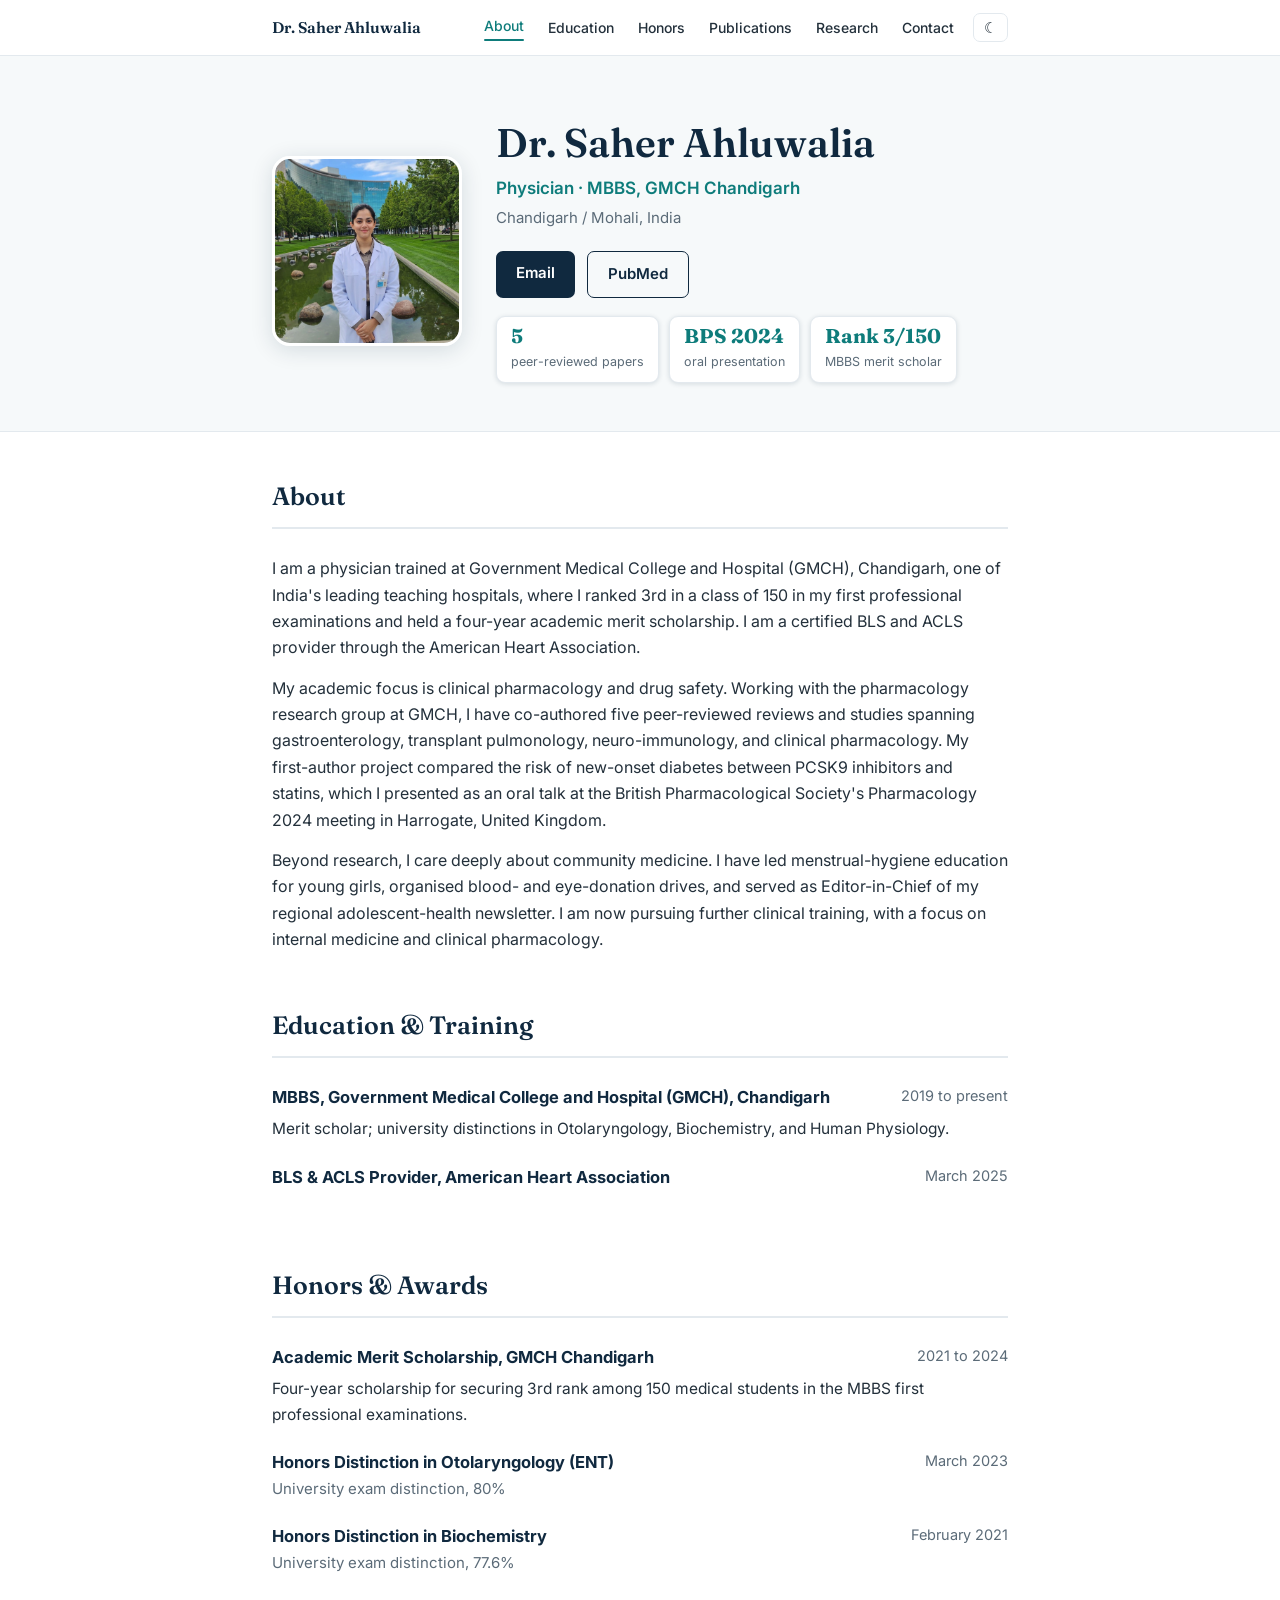
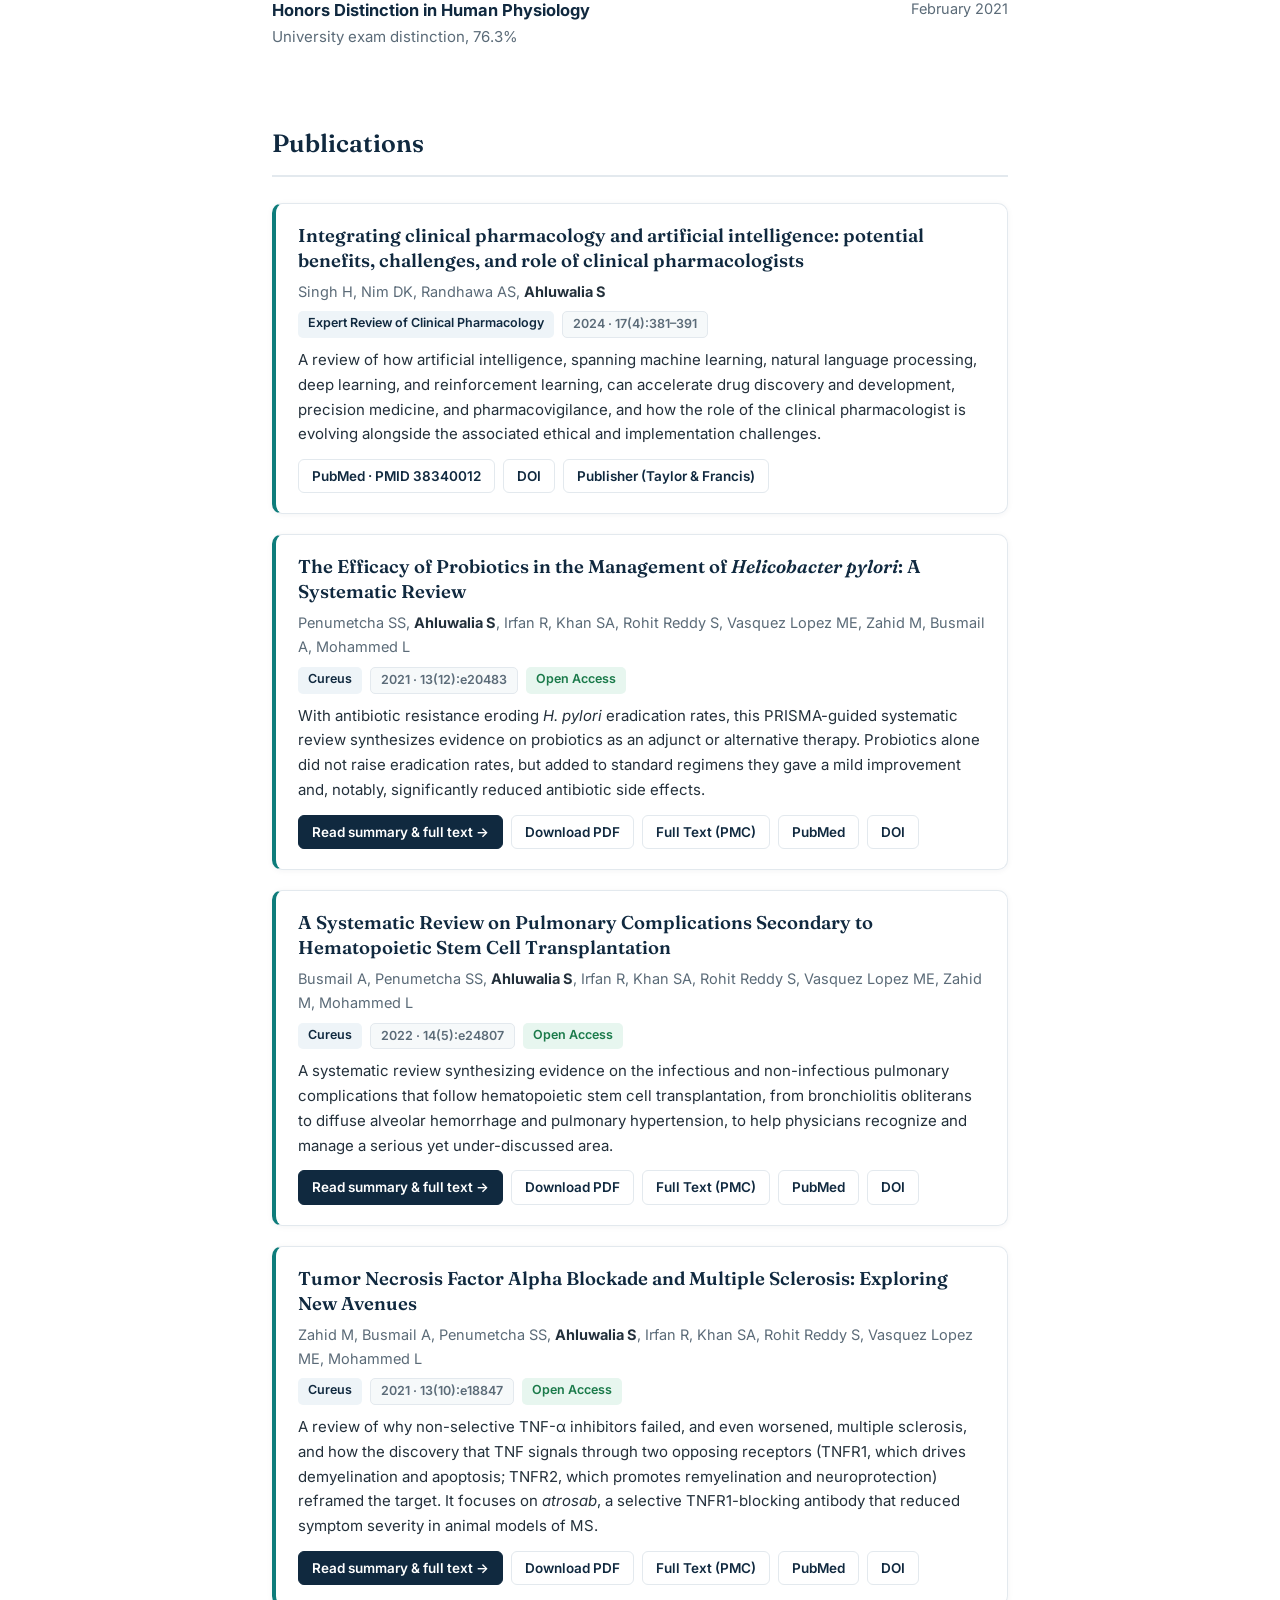
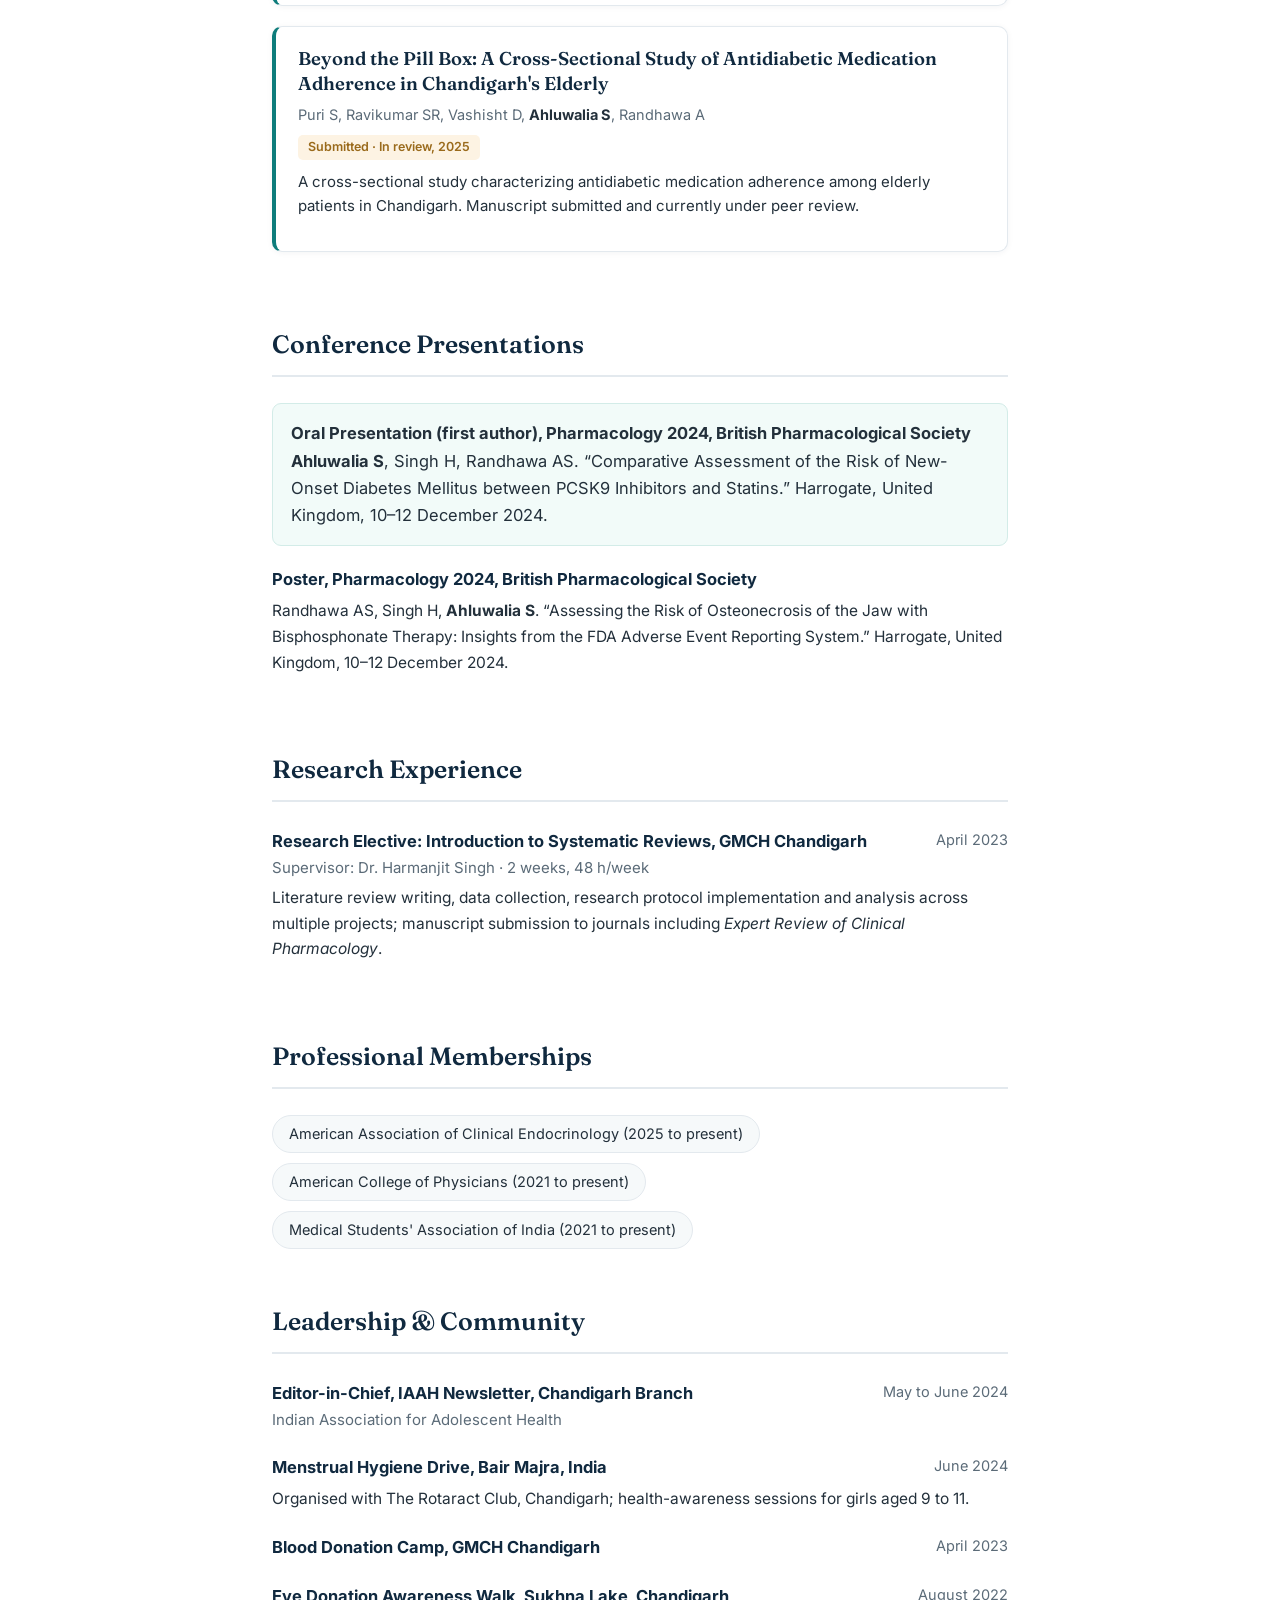
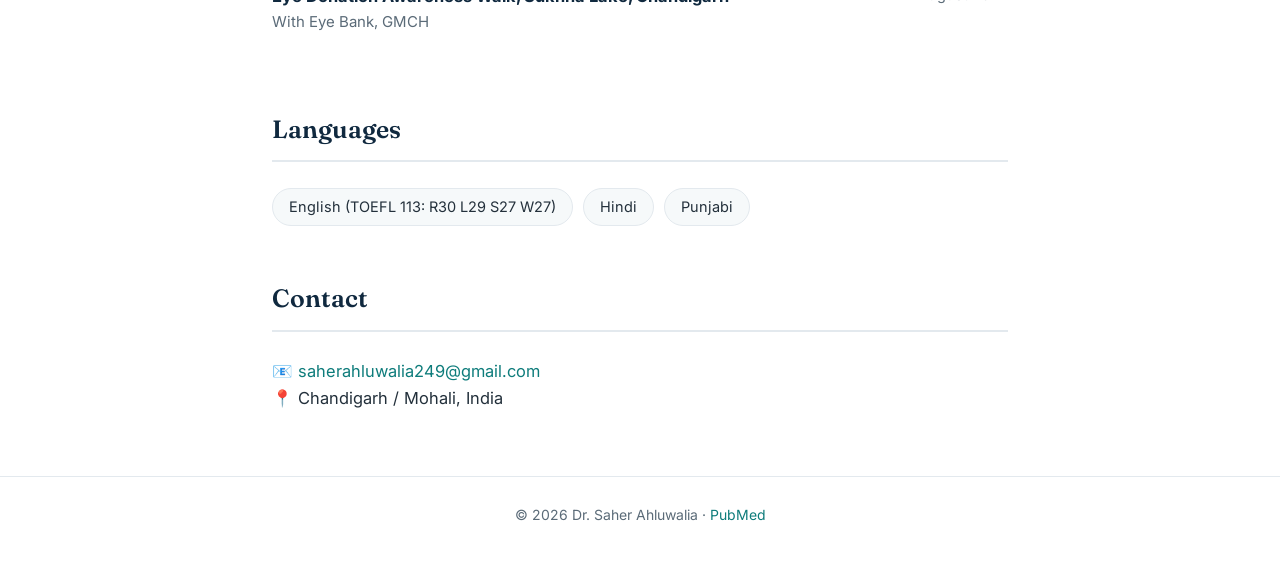
<file: index.html>
<!DOCTYPE html>
<html lang="en">
<head>
<meta charset="UTF-8">
<meta name="viewport" content="width=device-width, initial-scale=1.0">
<title>Dr. Saher Ahluwalia · Physician &amp; Clinical Researcher</title>
<meta name="description" content="Dr. Saher Ahluwalia, MBBS (GMCH Chandigarh): physician and clinical pharmacology researcher. Publications in Expert Review of Clinical Pharmacology and Cureus; oral presentation at British Pharmacological Society Pharmacology 2024.">
<meta property="og:title" content="Dr. Saher Ahluwalia · Physician &amp; Clinical Researcher">
<meta property="og:description" content="Physician (MBBS, GMCH Chandigarh) · Clinical pharmacology research: PCSK9 inhibitors and pharmacovigilance.">
<meta property="og:type" content="profile">
<meta property="og:url" content="https://dr-saher.com/">
<!-- ENH-v1 -->
<link rel="canonical" href="https://dr-saher.com/">
<meta name="theme-color" content="#10293f" media="(prefers-color-scheme: light)">
<meta name="theme-color" content="#0b1720" media="(prefers-color-scheme: dark)">
<meta name="author" content="Dr. Saher Ahluwalia">
<meta property="og:site_name" content="Dr. Saher Ahluwalia">
<meta property="og:image:width" content="1047">
<meta property="og:image:height" content="1048">
<meta property="og:locale" content="en_US">
<meta name="twitter:card" content="summary_large_image">
<meta name="twitter:title" content="Dr. Saher Ahluwalia · Physician &amp; Clinical Researcher">
<meta name="twitter:description" content="Physician (MBBS, GMCH Chandigarh) · Clinical pharmacology &amp; drug-safety research.">
<meta name="twitter:image" content="https://dr-saher.com/assets/dr-saher-cleveland-clinic-ohio-PHOTO-2025-08-25-20-39-27.jpg">
<meta property="og:image" content="https://dr-saher.com/assets/dr-saher-cleveland-clinic-ohio-PHOTO-2025-08-25-20-39-27.jpg">
<link rel="icon" href="assets/favicon.svg" type="image/svg+xml">
<link rel="alternate icon" href="/favicon.ico" sizes="48x48 32x32 16x16">
<link rel="preconnect" href="https://fonts.googleapis.com">
<link rel="preconnect" href="https://fonts.gstatic.com" crossorigin>
<link href="https://fonts.googleapis.com/css2?family=Fraunces:opsz,wght@9..144,500;9..144,600&family=Inter:wght@400;500;600&display=swap" rel="stylesheet">
<script type="application/ld+json">
{
  "@context": "https://schema.org",
  "@type": "Person",
  "name": "Saher Ahluwalia",
  "honorificPrefix": "Dr.",
  "honorificSuffix": "MBBS",
  "jobTitle": "Physician",
  "alumniOf": {
    "@type": "CollegeOrUniversity",
    "name": "Government Medical College and Hospital (GMCH), Chandigarh"
  },
  "email": "mailto:saherahluwalia249@gmail.com",
  "address": { "@type": "PostalAddress", "addressLocality": "Chandigarh", "addressCountry": "IN" },
  "url": "https://dr-saher.com/",
  "sameAs": ["https://pubmed.ncbi.nlm.nih.gov/?term=Ahluwalia+Saher"],
  "knowsLanguage": ["English", "Hindi", "Punjabi"]
}
</script>
<style>
  :root {
    --navy: #10293f;
    --teal: #0e7c7b;
    --ink: #23303b;
    --muted: #5b6b78;
    --line: #e3e9ee;
    --bg: #ffffff;
    --bg-soft: #f6f9fa;
  }
  * { margin: 0; padding: 0; box-sizing: border-box; }
  html { scroll-behavior: smooth; }
  body {
    font-family: "Inter", -apple-system, BlinkMacSystemFont, "Segoe UI", sans-serif;
    color: var(--ink); background: var(--bg);
    line-height: 1.65; font-size: 16.5px;
  }
  h1, h2, h3 { font-family: "Fraunces", Georgia, serif; color: var(--navy); font-weight: 600; }
  a { color: var(--teal); text-decoration: none; }
  a:hover { text-decoration: underline; }
  .wrap { max-width: 780px; margin: 0 auto; padding: 0 22px; }

  /* Sticky section nav */
  .site-nav { position: sticky; top: 0; z-index: 50; background: rgba(255,255,255,.93);
              backdrop-filter: blur(8px); -webkit-backdrop-filter: blur(8px);
              border-bottom: 1px solid var(--line); }
  .site-nav .wrap { display: flex; align-items: center; gap: 2px; overflow-x: auto;
                    scrollbar-width: none; }
  .site-nav .wrap::-webkit-scrollbar { display: none; }
  .site-nav .brand { font-family: "Fraunces", Georgia, serif; color: var(--navy);
                     font-weight: 600; font-size: 15.5px; padding: 14px 14px 14px 0;
                     margin-right: auto; white-space: nowrap; }
  .site-nav .brand:hover { color: var(--teal); text-decoration: none; }
  .site-nav a.nl { color: var(--ink); font-size: 14px; font-weight: 500;
                   padding: 14px 11px; white-space: nowrap; }
  .site-nav a.nl:hover { color: var(--teal); text-decoration: none; }
  section { scroll-margin-top: 58px; }

  /* Hero */
  header { background: var(--bg-soft); border-bottom: 1px solid var(--line); }
  .hero { display: flex; gap: 34px; align-items: center; padding: 64px 0 48px; flex-wrap: wrap; }
  .portrait { width: 190px; height: 190px; border-radius: 18px; object-fit: cover;
              border: 3px solid #fff; box-shadow: 0 4px 22px rgba(16,41,63,.14); }
  .monogram { width: 168px; height: 168px; border-radius: 50%;
              background: linear-gradient(135deg, var(--navy), var(--teal));
              color: #fff; display: none; align-items: center; justify-content: center;
              font-family: "Fraunces", Georgia, serif; font-size: 56px; font-weight: 600;
              box-shadow: 0 4px 22px rgba(16,41,63,.14); }
  .hero-text h1 { font-size: 40px; line-height: 1.15; }
  .hero-text .role { color: var(--teal); font-weight: 600; margin-top: 8px; font-size: 17px; }
  .hero-text .loc { color: var(--muted); margin-top: 4px; font-size: 15px; }
  .cta { margin-top: 20px; display: flex; gap: 12px; flex-wrap: wrap; }
  .btn { display: inline-block; padding: 10px 20px; border-radius: 7px; font-weight: 600; font-size: 15px; }
  .btn-primary { background: var(--navy); color: #fff; }
  .btn-primary:hover { background: var(--teal); text-decoration: none; }
  .btn-ghost { border: 1.5px solid var(--navy); color: var(--navy); }
  .btn-ghost:hover { border-color: var(--teal); color: var(--teal); text-decoration: none; }

  /* Sections */
  section { padding: 44px 0 8px; }
  section h2 { font-size: 25px; padding-bottom: 10px; border-bottom: 2px solid var(--line);
               margin-bottom: 26px; }
  .item { margin-bottom: 22px; }
  .item .head { display: flex; justify-content: space-between; gap: 16px; flex-wrap: wrap; }
  .item .head strong { color: var(--navy); font-size: 16.5px; }
  .item .when { color: var(--muted); font-size: 14.5px; white-space: nowrap; }
  .item .sub { color: var(--muted); font-size: 15px; }
  .item p { margin-top: 5px; font-size: 15.5px; }
  .about-lead p { font-size: 16px; margin-bottom: 14px; }
  .about-lead p:last-child { margin-bottom: 0; }

  /* Dedicated publication cards */
  .pub-card { border: 1px solid var(--line); border-left: 4px solid var(--teal);
              border-radius: 10px; padding: 20px 22px; margin-bottom: 20px;
              background: #fff; box-shadow: 0 1px 6px rgba(16,41,63,.05);
              transition: box-shadow .15s ease; }
  .pub-card:hover { box-shadow: 0 4px 16px rgba(16,41,63,.10); }
  .pub-card h3 { font-size: 18.5px; line-height: 1.35; margin-bottom: 6px; }
  .pub-card h3 a { color: var(--navy); }
  .pub-card h3 a:hover { color: var(--teal); text-decoration: none; }
  .pub-card .authors { font-size: 14.5px; color: var(--muted); margin-bottom: 8px; }
  .pub-card .authors strong { color: var(--ink); }
  .pub-card .badges { display: flex; flex-wrap: wrap; gap: 8px; margin-bottom: 10px; }
  .badge { font-size: 12.5px; font-weight: 600; border-radius: 5px; padding: 2px 10px; }
  .badge-journal { background: #eef4f8; color: var(--navy); }
  .badge-year { background: var(--bg-soft); color: var(--muted); border: 1px solid var(--line); }
  .badge-oa { background: #e7f6ef; color: #1a7a4a; }
  .badge-review { background: #fdf3e3; color: #9a6a1b; }
  .pub-card .summary { font-size: 15px; margin-bottom: 12px; }
  .pub-links { display: flex; flex-wrap: wrap; gap: 8px; }
  .pub-links a { font-size: 13.5px; font-weight: 600; border: 1.5px solid var(--line);
                 border-radius: 6px; padding: 5px 13px; color: var(--navy); }
  .pub-links a:hover { border-color: var(--teal); color: var(--teal); text-decoration: none; }
  .pub-links a.primary { background: var(--navy); color: #fff; border-color: var(--navy); }
  .pub-links a.primary:hover { background: var(--teal); border-color: var(--teal); color: #fff; }
  .tag { display: inline-block; background: var(--bg-soft); border: 1px solid var(--line);
         color: var(--muted); border-radius: 20px; padding: 1px 11px; font-size: 13px; margin-left: 6px; }
  .highlight { background: #f2fbf9; border: 1px solid #d3ece8; border-radius: 9px; padding: 16px 18px; margin-bottom: 20px; }

  .about-grid { display: flex; gap: 28px; align-items: flex-start; }
  .about-grid .about-lead { flex: 1 1 380px; }
  .about-grid figure { flex: 0 0 250px; margin: 0; }
  .about-grid figure img { width: 100%; border-radius: 10px; box-shadow: 0 4px 18px rgba(16,41,63,.14); }
  .about-grid figcaption { font-size: 13px; color: var(--muted); margin-top: 8px; text-align: center; }
  @media (max-width: 640px) { .about-grid { flex-direction: column; } .about-grid figure { flex-basis: auto; max-width: 320px; margin: 0 auto; } }

  .pills { display: flex; flex-wrap: wrap; gap: 10px; }
  .pill { background: var(--bg-soft); border: 1px solid var(--line); border-radius: 22px;
          padding: 6px 16px; font-size: 14.5px; color: var(--ink); }

  footer { margin-top: 56px; border-top: 1px solid var(--line); padding: 26px 0 40px;
           color: var(--muted); font-size: 14px; text-align: center; }

  @media (max-width: 560px) {
    .hero { padding: 44px 0 36px; gap: 22px; }
    .hero-text h1 { font-size: 31px; }
    .portrait, .monogram { width: 128px; height: 128px; }
  }
  @media print {
    .cta { display: none; }
    .site-nav { display: none; }
    header { background: #fff; }
    body { font-size: 12.5px; }
  }

/* ===== ENH-v1 enhancements ===== */
:root { --shadow: rgba(16,41,63,.14); --card: #fff; }
html[data-theme="dark"] {
  --navy:#8fd3ff; --teal:#4fd6c9; --ink:#dbe6ee; --muted:#93a6b3;
  --line:#22333f; --bg:#0b1720; --bg-soft:#111f2b; --shadow: rgba(0,0,0,.5); --card:#111f2b;
}
html[data-theme="dark"] .badge-journal{background:#16283a;color:#8fd3ff;}
html[data-theme="dark"] .badge-oa{background:#12301f;color:#5fd39a;}
html[data-theme="dark"] .badge-review{background:#33260f;color:#e2b061;}
html[data-theme="dark"] .highlight{background:#10241f;border-color:#1d4038;}
html[data-theme="dark"] img.portrait{border-color:#1b2c39;}
:root{color-scheme:light;}
html[data-theme="dark"]{color-scheme:dark;}
html[data-theme="dark"] .site-nav{background:rgba(11,23,32,.92);}
html[data-theme="dark"] .pub-card{background:var(--card);box-shadow:0 1px 6px rgba(0,0,0,.35);}
html[data-theme="dark"] .btn-primary,html[data-theme="dark"] .btn-primary:hover,
html[data-theme="dark"] .pub-links a.primary,html[data-theme="dark"] .pub-links a.primary:hover,
html[data-theme="dark"] .monogram,html[data-theme="dark"] #toTop,html[data-theme="dark"] .skip{color:#0b1720;}
body{transition:background .25s ease,color .25s ease;}
a:focus-visible,button:focus-visible,.btn:focus-visible,.pub-links a:focus-visible{
  outline:3px solid var(--teal); outline-offset:3px; border-radius:5px;}
.skip{position:absolute;left:-999px;top:0;background:var(--navy);color:#fff;
  padding:10px 16px;border-radius:0 0 8px 0;z-index:100;font-weight:600;}
.skip:focus{left:0;text-decoration:none;}
.site-nav a.nl.active{color:var(--teal);}
.site-nav a.nl.active::after{content:"";display:block;height:2px;background:var(--teal);
  margin-top:2px;border-radius:2px;}
#themeBtn{background:none;border:1.5px solid var(--line);color:var(--ink);cursor:pointer;
  font-size:15px;border-radius:7px;padding:6px 10px;margin-left:6px;line-height:1;}
#themeBtn:hover{border-color:var(--teal);color:var(--teal);}
.stats{display:flex;flex-wrap:wrap;gap:10px;margin-top:18px;}
.stat{background:var(--card);border:1px solid var(--line);border-radius:9px;
  padding:8px 14px;box-shadow:0 1px 5px var(--shadow);}
.stat b{color:var(--teal);font-family:"Fraunces",Georgia,serif;font-size:20px;display:block;line-height:1.1;}
.stat span{color:var(--muted);font-size:12.5px;}
.reveal{opacity:0;transform:translateY(14px);transition:opacity .5s ease,transform .5s ease;}
.reveal.in{opacity:1;transform:none;}
#toTop{position:fixed;right:18px;bottom:18px;width:42px;height:42px;border-radius:50%;
  background:var(--navy);color:#fff;border:none;cursor:pointer;font-size:20px;
  box-shadow:0 3px 14px var(--shadow);opacity:0;pointer-events:none;transition:opacity .25s ease;z-index:60;}
#toTop.show{opacity:.92;pointer-events:auto;} #toTop:hover{background:var(--teal);}
@media (prefers-reduced-motion: reduce){.reveal{opacity:1;transform:none;transition:none;} html{scroll-behavior:auto;}}
@media print{#toTop,#themeBtn,.skip{display:none;}}

</style>
</head>
<body>
<a class="skip" href="#about">Skip to content</a>

<nav class="site-nav" aria-label="Section navigation">
  <div class="wrap">
    <a class="brand" href="#top">Dr. Saher Ahluwalia</a>
    <a class="nl" href="#about">About</a>
    <a class="nl" href="#education">Education</a>
    <a class="nl" href="#honors">Honors</a>
    <a class="nl" href="#publications">Publications</a>
    <a class="nl" href="#research">Research</a>
    <a class="nl" href="#contact">Contact</a>
    <button id="themeBtn" type="button" aria-label="Toggle dark mode">☾</button>
  </div>
</nav>

<header id="top">
  <div class="wrap">
    <div class="hero">
      <img class="portrait" src="assets/dr-saher-cleveland-clinic-ohio-PHOTO-2025-08-25-20-39-27.jpg" alt="Dr. Saher Ahluwalia at the Cleveland Clinic main campus, Cleveland, Ohio"
           onerror="this.style.display='none'; document.getElementById('mono').style.display='flex';">
      <div class="monogram" id="mono">SA</div>
      <div class="hero-text">
        <h1>Dr. Saher Ahluwalia</h1>
        <div class="role">Physician · MBBS, GMCH Chandigarh</div>
        <div class="loc">Chandigarh / Mohali, India</div>
        <div class="cta">
          <a class="btn btn-primary" href="mailto:saherahluwalia249@gmail.com">Email</a>
          <a class="btn btn-ghost" href="https://pubmed.ncbi.nlm.nih.gov/?term=Ahluwalia+Saher">PubMed</a>
        </div>
        <div class="stats reveal">
          <div class="stat"><b>5</b><span>peer-reviewed papers</span></div>
          <div class="stat"><b>BPS 2024</b><span>oral presentation</span></div>
          <div class="stat"><b>Rank 3/150</b><span>MBBS merit scholar</span></div>
        </div>
      </div>
    </div>
  </div>
</header>

<main class="wrap">

  <section id="about" class="reveal">
    <h2>About</h2>
    <div class="about-grid">
      <div class="about-lead">
        <p>I am a physician trained at Government Medical College and Hospital (GMCH), Chandigarh, one of
        India's leading teaching hospitals, where I ranked 3rd in a class of 150 in my first professional
        examinations and held a four-year academic merit scholarship. I am a certified BLS and ACLS
        provider through the American Heart Association.</p>
        <p>My academic focus is clinical pharmacology and drug safety. Working with the pharmacology
        research group at GMCH, I have co-authored five peer-reviewed reviews and studies spanning
        gastroenterology, transplant pulmonology, neuro-immunology, and clinical pharmacology. My first-author project compared the risk of new-onset
        diabetes between PCSK9 inhibitors and statins, which I presented as an oral talk at the British
        Pharmacological Society's Pharmacology 2024 meeting in Harrogate, United Kingdom.</p>
        <p>Beyond research, I care deeply about community medicine. I have led menstrual-hygiene education
        for young girls, organised blood- and eye-donation drives, and served as Editor-in-Chief of my
        regional adolescent-health newsletter. I am now pursuing further clinical training, with a focus on
        internal medicine and clinical pharmacology.</p>
      </div>
    </div>
  </section>

  <section id="education" class="reveal">
    <h2>Education &amp; Training</h2>
    <div class="item">
      <div class="head"><strong>MBBS, Government Medical College and Hospital (GMCH), Chandigarh</strong><span class="when">2019 to present</span></div>
      <p>Merit scholar; university distinctions in Otolaryngology, Biochemistry, and Human Physiology.</p>
    </div>
    <div class="item">
      <div class="head"><strong>BLS &amp; ACLS Provider, American Heart Association</strong><span class="when">March 2025</span></div>
    </div>
  </section>

  <section id="honors" class="reveal">
    <h2>Honors &amp; Awards</h2>
    <div class="item">
      <div class="head"><strong>Academic Merit Scholarship, GMCH Chandigarh</strong><span class="when">2021 to 2024</span></div>
      <p>Four-year scholarship for securing 3rd rank among 150 medical students in the MBBS first professional examinations.</p>
    </div>
    <div class="item">
      <div class="head"><strong>Honors Distinction in Otolaryngology (ENT)</strong><span class="when">March 2023</span></div>
      <div class="sub">University exam distinction, 80%</div>
    </div>
    <div class="item">
      <div class="head"><strong>Honors Distinction in Biochemistry</strong><span class="when">February 2021</span></div>
      <div class="sub">University exam distinction, 77.6%</div>
    </div>
    <div class="item">
      <div class="head"><strong>Honors Distinction in Human Physiology</strong><span class="when">February 2021</span></div>
      <div class="sub">University exam distinction, 76.3%</div>
    </div>
  </section>

  <section id="publications" class="reveal">
    <h2>Publications</h2>

    <article class="pub-card">
      <h3><a href="https://pubmed.ncbi.nlm.nih.gov/38340012/">Integrating clinical pharmacology and artificial intelligence: potential benefits, challenges, and role of clinical pharmacologists</a></h3>
      <div class="authors">Singh H, Nim DK, Randhawa AS, <strong>Ahluwalia S</strong></div>
      <div class="badges">
        <span class="badge badge-journal">Expert Review of Clinical Pharmacology</span>
        <span class="badge badge-year">2024 · 17(4):381&ndash;391</span>
      </div>
      <p class="summary">A review of how artificial intelligence, spanning machine learning, natural
        language processing, deep learning, and reinforcement learning, can accelerate drug discovery and
        development, precision medicine, and pharmacovigilance, and how the role of the clinical
        pharmacologist is evolving alongside the associated ethical and implementation challenges.</p>
      <div class="pub-links">
        <a href="https://pubmed.ncbi.nlm.nih.gov/38340012/">PubMed · PMID 38340012</a>
        <a href="https://doi.org/10.1080/17512433.2024.2317963">DOI</a>
        <a href="https://www.tandfonline.com/doi/10.1080/17512433.2024.2317963">Publisher (Taylor &amp; Francis)</a>
      </div>
    </article>

    <article class="pub-card">
      <h3><a href="publications/probiotics-helicobacter-pylori.html">The Efficacy of Probiotics in the Management of <em>Helicobacter pylori</em>: A Systematic Review</a></h3>
      <div class="authors">Penumetcha SS, <strong>Ahluwalia S</strong>, Irfan R, Khan SA, Rohit Reddy S, Vasquez Lopez ME, Zahid M, Busmail A, Mohammed L</div>
      <div class="badges">
        <span class="badge badge-journal">Cureus</span>
        <span class="badge badge-year">2021 · 13(12):e20483</span>
        <span class="badge badge-oa">Open Access</span>
      </div>
      <p class="summary">With antibiotic resistance eroding <em>H. pylori</em> eradication rates, this
        PRISMA-guided systematic review synthesizes evidence on probiotics as an adjunct or alternative
        therapy. Probiotics alone did not raise eradication rates, but added to standard regimens they gave
        a mild improvement and, notably, significantly reduced antibiotic side effects.</p>
      <div class="pub-links">
        <a class="primary" href="publications/probiotics-helicobacter-pylori.html">Read summary &amp; full text &rarr;</a>
        <a href="assets/papers/probiotics-h-pylori-cureus-2021.pdf">Download PDF</a>
        <a href="https://www.ncbi.nlm.nih.gov/pmc/articles/PMC8760009/">Full Text (PMC)</a>
        <a href="https://pubmed.ncbi.nlm.nih.gov/35047301/">PubMed</a>
        <a href="https://doi.org/10.7759/cureus.20483">DOI</a>
      </div>
    </article>

    <article class="pub-card">
      <h3><a href="publications/pulmonary-complications-hsct.html">A Systematic Review on Pulmonary Complications Secondary to Hematopoietic Stem Cell Transplantation</a></h3>
      <div class="authors">Busmail A, Penumetcha SS, <strong>Ahluwalia S</strong>, Irfan R, Khan SA, Rohit Reddy S, Vasquez Lopez ME, Zahid M, Mohammed L</div>
      <div class="badges">
        <span class="badge badge-journal">Cureus</span>
        <span class="badge badge-year">2022 · 14(5):e24807</span>
        <span class="badge badge-oa">Open Access</span>
      </div>
      <p class="summary">A systematic review synthesizing evidence on the infectious and non-infectious
        pulmonary complications that follow hematopoietic stem cell transplantation, from bronchiolitis
        obliterans to diffuse alveolar hemorrhage and pulmonary hypertension, to help physicians recognize
        and manage a serious yet under-discussed area.</p>
      <div class="pub-links">
        <a class="primary" href="publications/pulmonary-complications-hsct.html">Read summary &amp; full text &rarr;</a>
        <a href="assets/papers/pulmonary-complications-hsct-cureus-2022.pdf">Download PDF</a>
        <a href="https://www.ncbi.nlm.nih.gov/pmc/articles/PMC9170423/">Full Text (PMC)</a>
        <a href="https://pubmed.ncbi.nlm.nih.gov/35686267/">PubMed</a>
        <a href="https://doi.org/10.7759/cureus.24807">DOI</a>
      </div>
    </article>

    <article class="pub-card">
      <h3><a href="publications/tnf-alpha-multiple-sclerosis.html">Tumor Necrosis Factor Alpha Blockade and Multiple Sclerosis: Exploring New Avenues</a></h3>
      <div class="authors">Zahid M, Busmail A, Penumetcha SS, <strong>Ahluwalia S</strong>, Irfan R, Khan SA, Rohit Reddy S, Vasquez Lopez ME, Mohammed L</div>
      <div class="badges">
        <span class="badge badge-journal">Cureus</span>
        <span class="badge badge-year">2021 · 13(10):e18847</span>
        <span class="badge badge-oa">Open Access</span>
      </div>
      <p class="summary">A review of why non-selective TNF-&alpha; inhibitors failed, and even worsened,
        multiple sclerosis, and how the discovery that TNF signals through two opposing receptors (TNFR1,
        which drives demyelination and apoptosis; TNFR2, which promotes remyelination and neuroprotection)
        reframed the target. It focuses on <em>atrosab</em>, a selective TNFR1-blocking antibody that
        reduced symptom severity in animal models of MS.</p>
      <div class="pub-links">
        <a class="primary" href="publications/tnf-alpha-multiple-sclerosis.html">Read summary &amp; full text &rarr;</a>
        <a href="assets/papers/tnf-alpha-ms-cureus-2021.pdf">Download PDF</a>
        <a href="https://www.ncbi.nlm.nih.gov/pmc/articles/PMC8597935/">Full Text (PMC)</a>
        <a href="https://pubmed.ncbi.nlm.nih.gov/34804701/">PubMed</a>
        <a href="https://doi.org/10.7759/cureus.18847">DOI</a>
      </div>
    </article>

    <article class="pub-card">
      <h3>Beyond the Pill Box: A Cross-Sectional Study of Antidiabetic Medication Adherence in Chandigarh's Elderly</h3>
      <div class="authors">Puri S, Ravikumar SR, Vashisht D, <strong>Ahluwalia S</strong>, Randhawa A</div>
      <div class="badges">
        <span class="badge badge-review">Submitted · In review, 2025</span>
      </div>
      <p class="summary">A cross-sectional study characterizing antidiabetic medication adherence among
        elderly patients in Chandigarh. Manuscript submitted and currently under peer review.</p>
    </article>

  </section>

  <section id="presentations" class="reveal">
    <h2>Conference Presentations</h2>
    <div class="highlight">
      <div class="head"><strong>Oral Presentation (first author), Pharmacology 2024, British Pharmacological Society</strong></div>
      <p><strong>Ahluwalia S</strong>, Singh H, Randhawa AS. &ldquo;Comparative Assessment of the Risk of
      New-Onset Diabetes Mellitus between PCSK9 Inhibitors and Statins.&rdquo; Harrogate, United Kingdom,
      10&ndash;12 December 2024.</p>
    </div>
    <div class="item">
      <div class="head"><strong>Poster, Pharmacology 2024, British Pharmacological Society</strong></div>
      <p>Randhawa AS, Singh H, <strong>Ahluwalia S</strong>. &ldquo;Assessing the Risk of Osteonecrosis of
      the Jaw with Bisphosphonate Therapy: Insights from the FDA Adverse Event Reporting System.&rdquo;
      Harrogate, United Kingdom, 10&ndash;12 December 2024.</p>
    </div>
  </section>

  <section id="research" class="reveal">
    <h2>Research Experience</h2>
    <div class="item">
      <div class="head"><strong>Research Elective: Introduction to Systematic Reviews, GMCH Chandigarh</strong><span class="when">April 2023</span></div>
      <div class="sub">Supervisor: Dr. Harmanjit Singh · 2 weeks, 48 h/week</div>
      <p>Literature review writing, data collection, research protocol implementation and analysis across
      multiple projects; manuscript submission to journals including <em>Expert Review of Clinical
      Pharmacology</em>.</p>
    </div>
  </section>

  <section id="memberships" class="reveal">
    <h2>Professional Memberships</h2>
    <div class="pills">
      <span class="pill">American Association of Clinical Endocrinology (2025 to present)</span>
      <span class="pill">American College of Physicians (2021 to present)</span>
      <span class="pill">Medical Students' Association of India (2021 to present)</span>
    </div>
  </section>

  <section id="leadership" class="reveal">
    <h2>Leadership &amp; Community</h2>
    <div class="item">
      <div class="head"><strong>Editor-in-Chief, IAAH Newsletter, Chandigarh Branch</strong><span class="when">May to June 2024</span></div>
      <div class="sub">Indian Association for Adolescent Health</div>
    </div>
    <div class="item">
      <div class="head"><strong>Menstrual Hygiene Drive, Bair Majra, India</strong><span class="when">June 2024</span></div>
      <p>Organised with The Rotaract Club, Chandigarh; health-awareness sessions for girls aged 9 to 11.</p>
    </div>
    <div class="item">
      <div class="head"><strong>Blood Donation Camp, GMCH Chandigarh</strong><span class="when">April 2023</span></div>
    </div>
    <div class="item">
      <div class="head"><strong>Eye Donation Awareness Walk, Sukhna Lake, Chandigarh</strong><span class="when">August 2022</span></div>
      <div class="sub">With Eye Bank, GMCH</div>
    </div>
  </section>

  <section id="languages" class="reveal">
    <h2>Languages</h2>
    <div class="pills">
      <span class="pill">English (TOEFL 113: R30 L29 S27 W27)</span>
      <span class="pill">Hindi</span>
      <span class="pill">Punjabi</span>
    </div>
  </section>

  <section id="contact" class="reveal">
    <h2>Contact</h2>
    <p>📧 <a href="mailto:saherahluwalia249@gmail.com">saherahluwalia249@gmail.com</a><br>
    📍 Chandigarh / Mohali, India</p>
  </section>

</main>

<footer>
  © 2026 Dr. Saher Ahluwalia ·
  <a href="https://pubmed.ncbi.nlm.nih.gov/?term=Ahluwalia+Saher">PubMed</a>
</footer>


<!-- ENH-v1 -->
<button id="toTop" aria-label="Back to top" title="Back to top">&uarr;</button>
<script>
(function(){
  // theme: saved -> system
  var root=document.documentElement, KEY="drsaher-theme";
  function setT(t){ if(t==="dark"||t==="light"){root.setAttribute("data-theme",t);} else {root.removeAttribute("data-theme");} var b=document.getElementById("themeBtn"); if(b){var d=(t==="dark")||(t==null&&matchMedia("(prefers-color-scheme:dark)").matches); b.textContent=d?"\u2600\uFE0F":"\u1F319"; b.textContent=d?"\u2600":"\u263E"; b.setAttribute("aria-label",d?"Switch to light mode":"Switch to dark mode");} }
  try{ var s0=localStorage.getItem(KEY); setT(s0 || (matchMedia("(prefers-color-scheme:dark)").matches ? "dark" : null)); }catch(e){ setT(null); }
  var tb=document.getElementById("themeBtn");
  if(tb){ tb.addEventListener("click",function(){ var cur=root.getAttribute("data-theme"); var sysDark=matchMedia("(prefers-color-scheme:dark)").matches; var next = cur? (cur==="dark"?"light":"dark") : (sysDark?"light":"dark"); try{localStorage.setItem(KEY,next);}catch(e){} setT(next); }); }
  // scrollspy
  var links=[].slice.call(document.querySelectorAll(".site-nav a.nl"));
  var map={}; links.forEach(function(a){var id=a.getAttribute("href").slice(1); var s=document.getElementById(id); if(s)map[id]=a;});
  var secs=Object.keys(map).map(function(id){return document.getElementById(id);});
  if("IntersectionObserver" in window){
    var spy=new IntersectionObserver(function(es){es.forEach(function(en){ if(en.isIntersecting){ links.forEach(function(a){a.classList.remove("active");a.removeAttribute("aria-current");}); var a=map[en.target.id]; if(a){a.classList.add("active");a.setAttribute("aria-current","true");}}});},{rootMargin:"-45% 0px -50% 0px"});
    secs.forEach(function(s){spy.observe(s);});
    // reveal
    var rev=new IntersectionObserver(function(es){es.forEach(function(en){if(en.isIntersecting){en.target.classList.add("in");rev.unobserve(en.target);}});},{rootMargin:"0px 0px -8% 0px"});
    [].slice.call(document.querySelectorAll(".reveal")).forEach(function(el){rev.observe(el);});
  } else { [].slice.call(document.querySelectorAll(".reveal")).forEach(function(el){el.classList.add("in");}); }
  // back to top
  var tt=document.getElementById("toTop");
  addEventListener("scroll",function(){ if(scrollY>420){tt.classList.add("show");}else{tt.classList.remove("show");} },{passive:true});
  tt.addEventListener("click",function(){scrollTo({top:0,behavior:"smooth"});});
})();
</script>

</body>
</html>
</file>
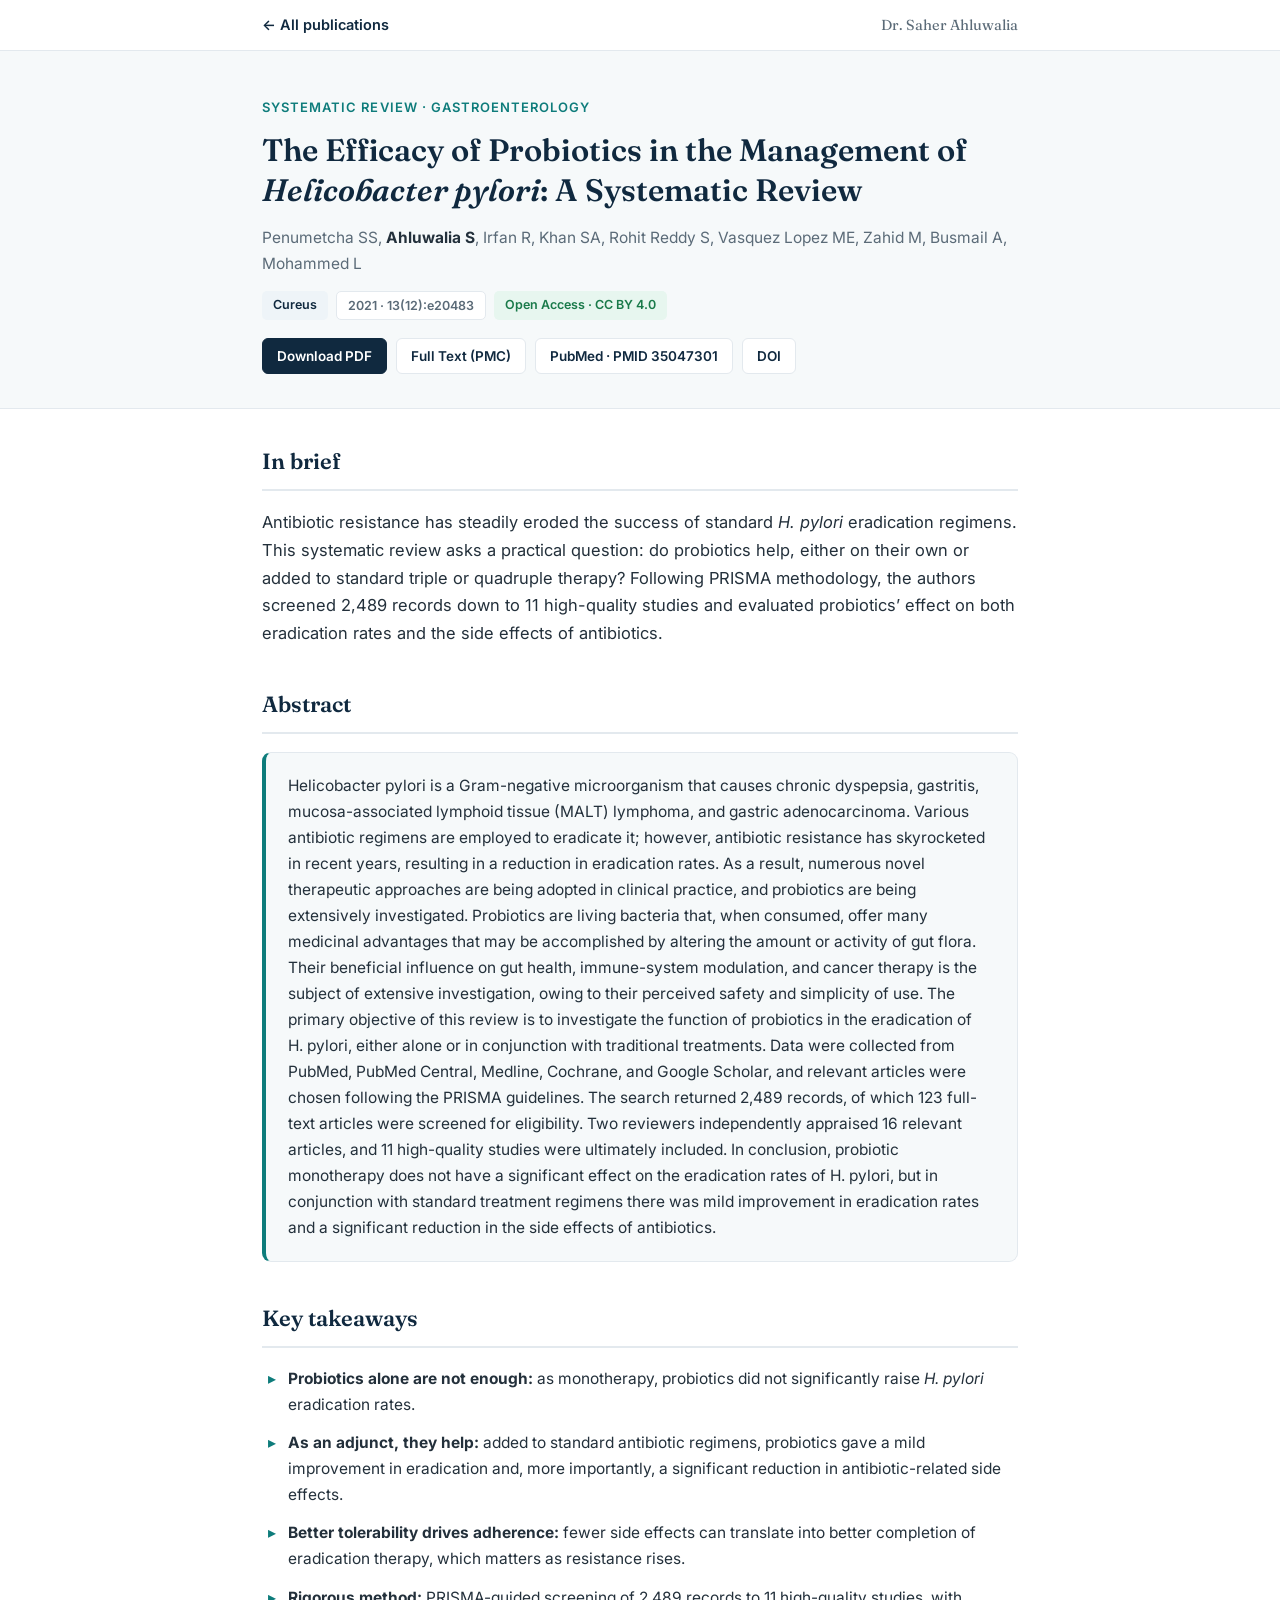
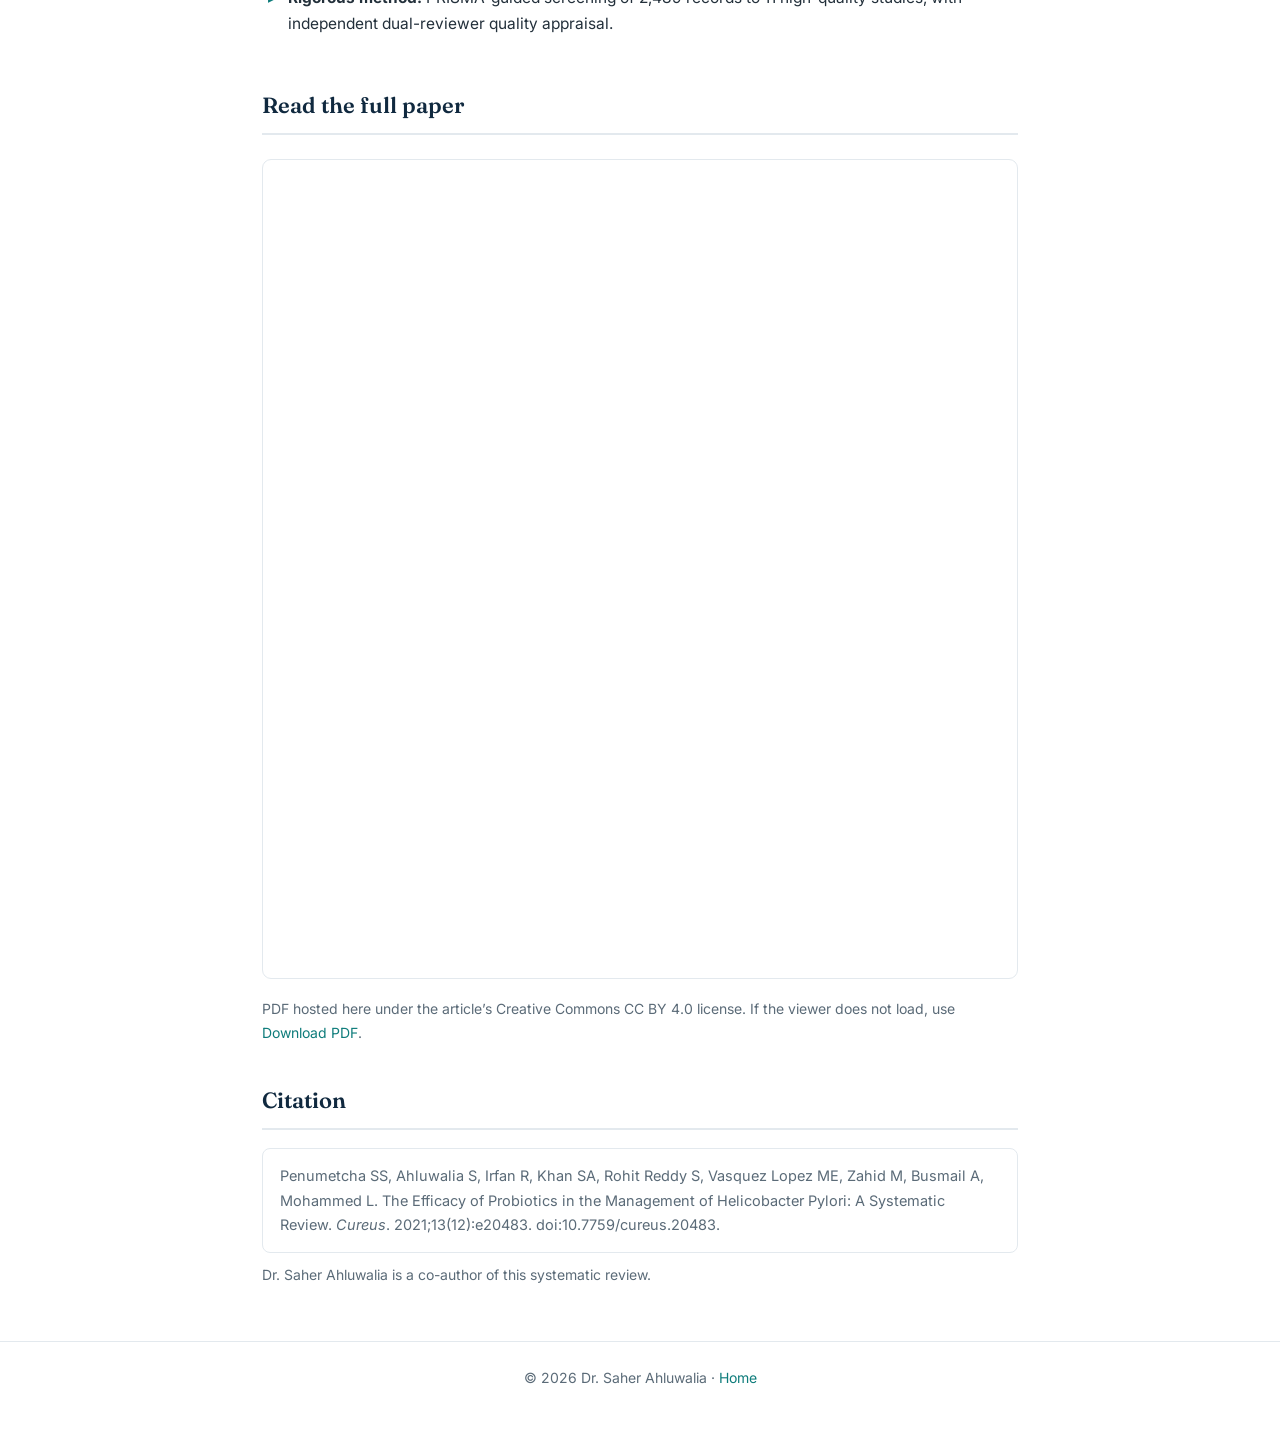
<file: publications/probiotics-helicobacter-pylori.html>
<!DOCTYPE html>
<html lang="en">
<head>
<meta charset="UTF-8">
<meta name="viewport" content="width=device-width, initial-scale=1.0">
<title>Probiotics in Helicobacter pylori (Systematic Review) · Dr. Saher Ahluwalia</title>
<meta name="description" content="Open-access systematic review co-authored by Dr. Saher Ahluwalia on the efficacy of probiotics in the management of Helicobacter pylori. Cureus 2021. Full text and PDF.">
<link rel="icon" href="../assets/favicon.svg" type="image/svg+xml">
<link rel="preconnect" href="https://fonts.googleapis.com">
<link rel="preconnect" href="https://fonts.gstatic.com" crossorigin>
<link href="https://fonts.googleapis.com/css2?family=Fraunces:opsz,wght@9..144,500;9..144,600&family=Inter:wght@400;500;600&display=swap" rel="stylesheet">
<link rel="stylesheet" href="../assets/paper.css">
<script>(function(){try{var t=localStorage.getItem("drsaher-theme");if(t==="dark"||(!t&&matchMedia("(prefers-color-scheme:dark)").matches)){document.documentElement.setAttribute("data-theme","dark");}}catch(e){}})();</script>
</head>
<body>

<div class="topbar">
  <div class="wrap">
    <a class="back" href="../index.html#publications">&larr; All publications</a>
    <span class="who">Dr. Saher Ahluwalia</span>
  </div>
</div>

<header class="paper">
  <div class="wrap">
    <div class="kicker">Systematic Review · Gastroenterology</div>
    <h1>The Efficacy of Probiotics in the Management of <em>Helicobacter pylori</em>: A Systematic Review</h1>
    <div class="authors">Penumetcha SS, <strong>Ahluwalia S</strong>, Irfan R, Khan SA, Rohit Reddy S, Vasquez Lopez ME, Zahid M, Busmail A, Mohammed L</div>
    <div class="badges">
      <span class="badge badge-journal">Cureus</span>
      <span class="badge badge-year">2021 · 13(12):e20483</span>
      <span class="badge badge-oa">Open Access · CC BY 4.0</span>
    </div>
    <div class="pub-links">
      <a class="primary" href="../assets/papers/probiotics-h-pylori-cureus-2021.pdf">Download PDF</a>
      <a href="https://www.ncbi.nlm.nih.gov/pmc/articles/PMC8760009/">Full Text (PMC)</a>
      <a href="https://pubmed.ncbi.nlm.nih.gov/35047301/">PubMed · PMID 35047301</a>
      <a href="https://doi.org/10.7759/cureus.20483">DOI</a>
    </div>
  </div>
</header>

<main class="wrap">

  <section class="blk">
    <h2>In brief</h2>
    <p>Antibiotic resistance has steadily eroded the success of standard <em>H. pylori</em> eradication
    regimens. This systematic review asks a practical question: do probiotics help, either on their own
    or added to standard triple or quadruple therapy? Following PRISMA methodology, the authors screened
    2,489 records down to 11 high-quality studies and evaluated probiotics&rsquo; effect on both
    eradication rates and the side effects of antibiotics.</p>
  </section>

  <section class="blk">
    <h2>Abstract</h2>
    <div class="abstract">
      Helicobacter pylori is a Gram-negative microorganism that causes chronic dyspepsia, gastritis,
      mucosa-associated lymphoid tissue (MALT) lymphoma, and gastric adenocarcinoma. Various antibiotic
      regimens are employed to eradicate it; however, antibiotic resistance has skyrocketed in recent
      years, resulting in a reduction in eradication rates. As a result, numerous novel therapeutic
      approaches are being adopted in clinical practice, and probiotics are being extensively
      investigated. Probiotics are living bacteria that, when consumed, offer many medicinal advantages
      that may be accomplished by altering the amount or activity of gut flora. Their beneficial influence
      on gut health, immune-system modulation, and cancer therapy is the subject of extensive
      investigation, owing to their perceived safety and simplicity of use. The primary objective of this
      review is to investigate the function of probiotics in the eradication of H.&nbsp;pylori, either
      alone or in conjunction with traditional treatments. Data were collected from PubMed, PubMed Central,
      Medline, Cochrane, and Google Scholar, and relevant articles were chosen following the PRISMA
      guidelines. The search returned 2,489 records, of which 123 full-text articles were screened for
      eligibility. Two reviewers independently appraised 16 relevant articles, and 11 high-quality studies
      were ultimately included. In conclusion, probiotic monotherapy does not have a significant effect on
      the eradication rates of H.&nbsp;pylori, but in conjunction with standard treatment regimens there
      was mild improvement in eradication rates and a significant reduction in the side effects of
      antibiotics.
    </div>
  </section>

  <section class="blk">
    <h2>Key takeaways</h2>
    <ul class="keypoints">
      <li><strong>Probiotics alone are not enough:</strong> as monotherapy, probiotics did not
      significantly raise <em>H. pylori</em> eradication rates.</li>
      <li><strong>As an adjunct, they help:</strong> added to standard antibiotic regimens, probiotics
      gave a mild improvement in eradication and, more importantly, a significant reduction in
      antibiotic-related side effects.</li>
      <li><strong>Better tolerability drives adherence:</strong> fewer side effects can translate into
      better completion of eradication therapy, which matters as resistance rises.</li>
      <li><strong>Rigorous method:</strong> PRISMA-guided screening of 2,489 records to 11 high-quality
      studies, with independent dual-reviewer quality appraisal.</li>
    </ul>
  </section>

  <section class="blk">
    <h2>Read the full paper</h2>
    <iframe class="pdfframe" src="../assets/papers/probiotics-h-pylori-cureus-2021.pdf" title="Full PDF"></iframe>
    <p class="note">PDF hosted here under the article&rsquo;s Creative Commons CC&nbsp;BY&nbsp;4.0 license.
    If the viewer does not load, use <a href="../assets/papers/probiotics-h-pylori-cureus-2021.pdf">Download PDF</a>.</p>
  </section>

  <section class="blk">
    <h2>Citation</h2>
    <div class="cite">
      Penumetcha SS, Ahluwalia S, Irfan R, Khan SA, Rohit Reddy S, Vasquez Lopez ME, Zahid M, Busmail A,
      Mohammed L. The Efficacy of Probiotics in the Management of Helicobacter Pylori: A Systematic Review.
      <em>Cureus</em>. 2021;13(12):e20483. doi:10.7759/cureus.20483.
    </div>
    <p class="note">Dr. Saher Ahluwalia is a co-author of this systematic review.</p>
  </section>

</main>

<footer>&copy; 2026 Dr. Saher Ahluwalia · <a href="../index.html">Home</a></footer>
</body>
</html>
</file>
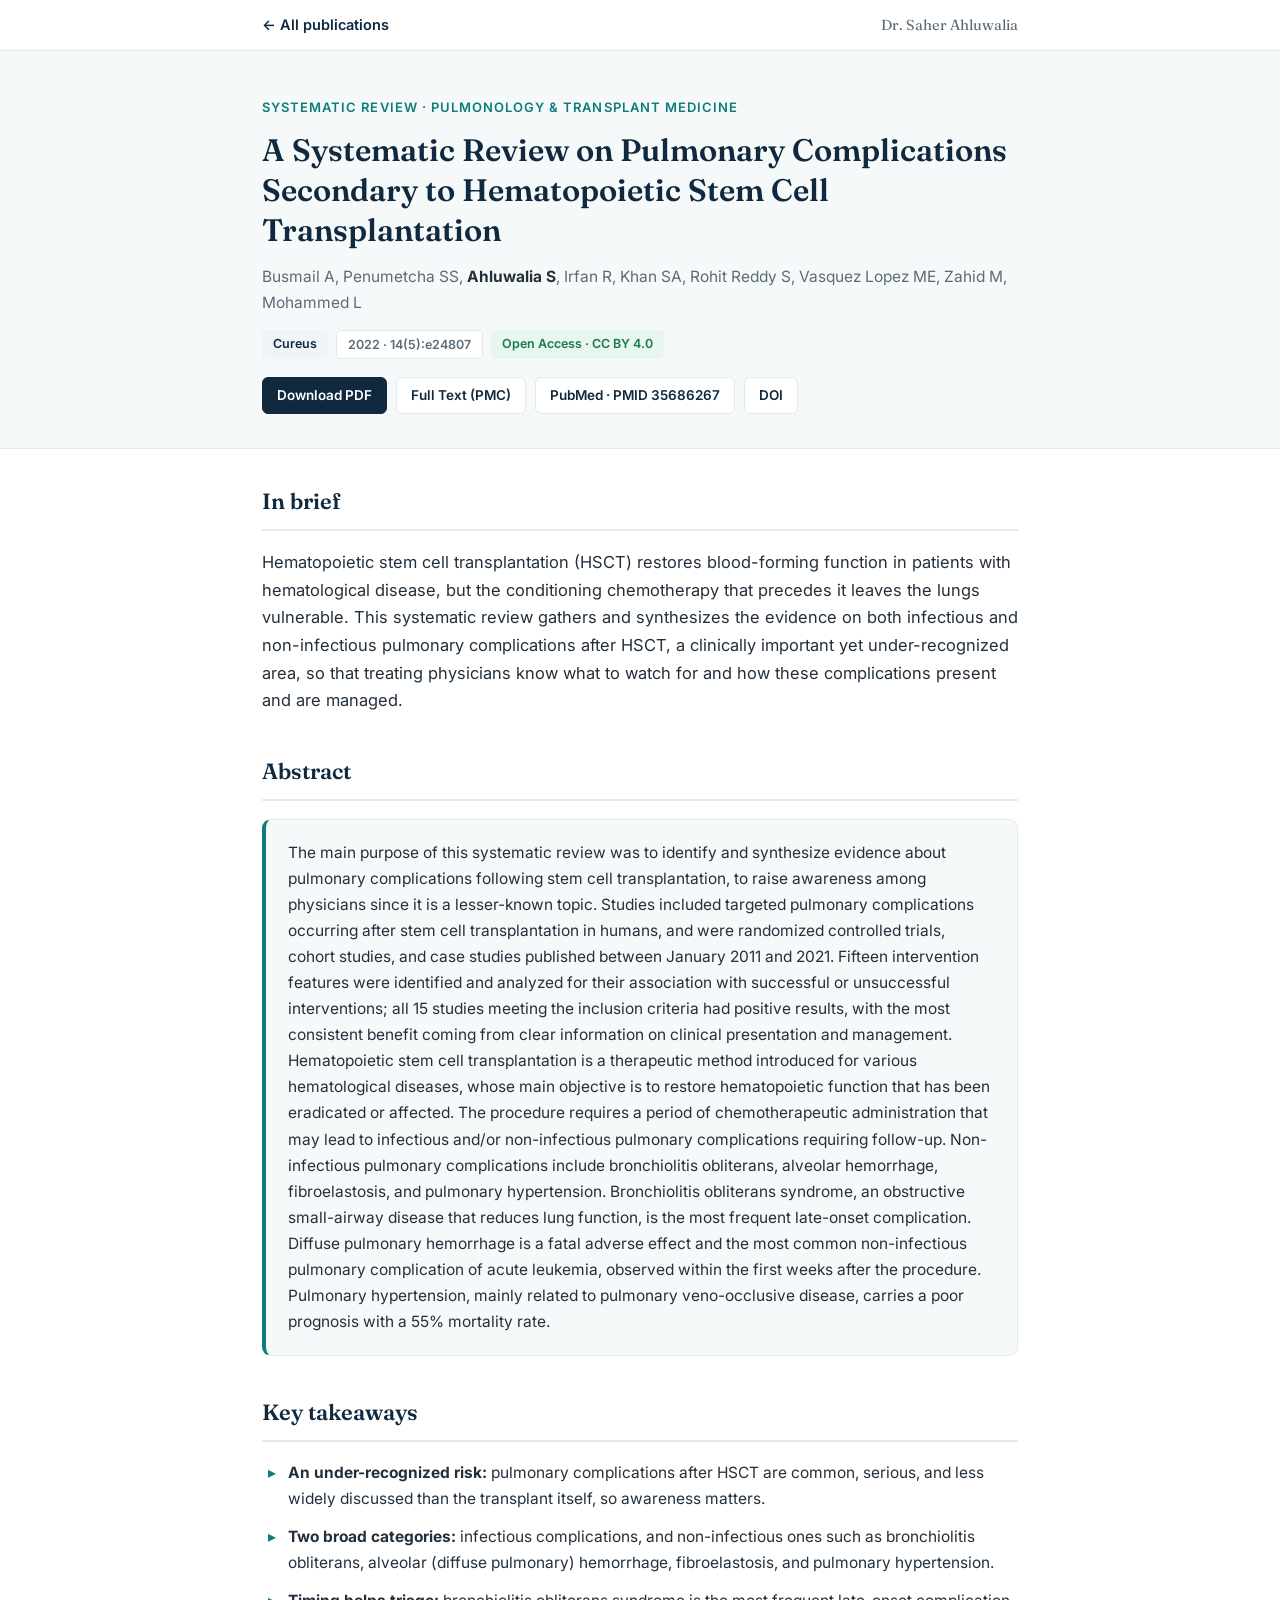
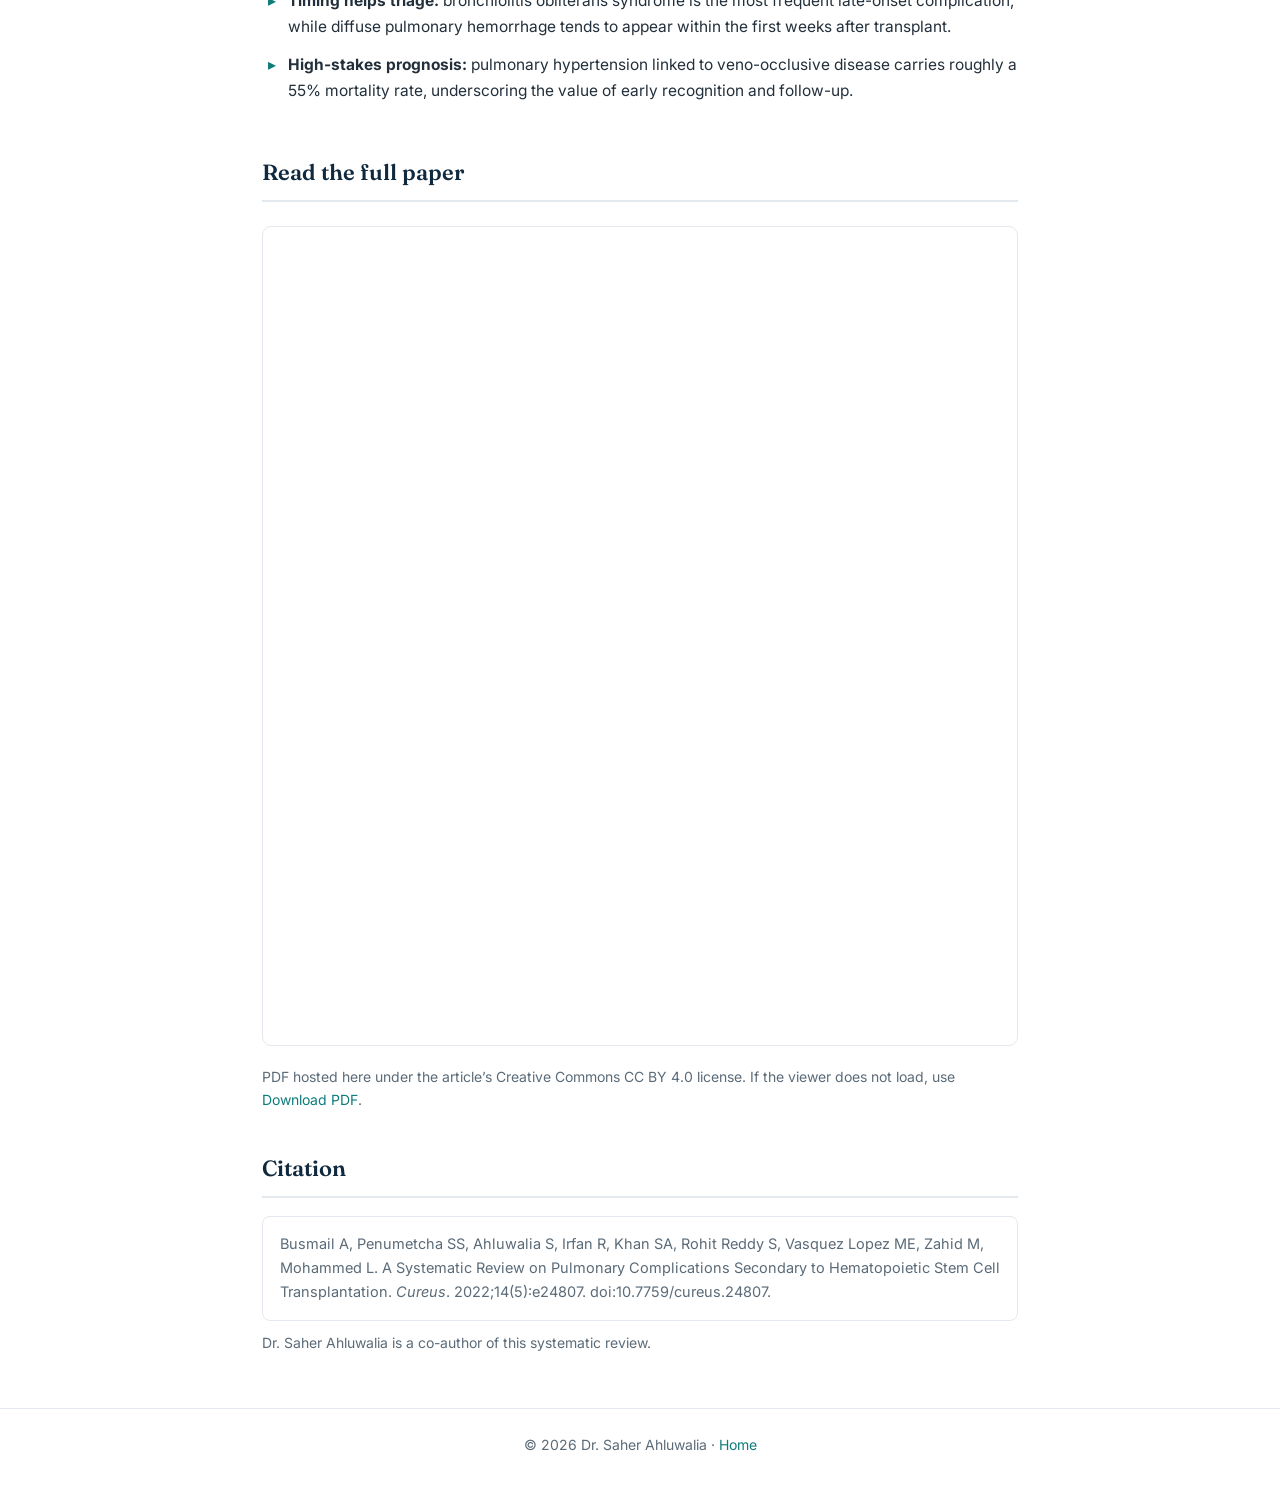
<file: publications/pulmonary-complications-hsct.html>
<!DOCTYPE html>
<html lang="en">
<head>
<meta charset="UTF-8">
<meta name="viewport" content="width=device-width, initial-scale=1.0">
<title>Pulmonary Complications After Stem Cell Transplantation (Review) · Dr. Saher Ahluwalia</title>
<meta name="description" content="Open-access systematic review co-authored by Dr. Saher Ahluwalia on pulmonary complications secondary to hematopoietic stem cell transplantation. Cureus 2022. Full text and PDF.">
<link rel="icon" href="../assets/favicon.svg" type="image/svg+xml">
<link rel="preconnect" href="https://fonts.googleapis.com">
<link rel="preconnect" href="https://fonts.gstatic.com" crossorigin>
<link href="https://fonts.googleapis.com/css2?family=Fraunces:opsz,wght@9..144,500;9..144,600&family=Inter:wght@400;500;600&display=swap" rel="stylesheet">
<link rel="stylesheet" href="../assets/paper.css">
<script>(function(){try{var t=localStorage.getItem("drsaher-theme");if(t==="dark"||(!t&&matchMedia("(prefers-color-scheme:dark)").matches)){document.documentElement.setAttribute("data-theme","dark");}}catch(e){}})();</script>
</head>
<body>

<div class="topbar">
  <div class="wrap">
    <a class="back" href="../index.html#publications">&larr; All publications</a>
    <span class="who">Dr. Saher Ahluwalia</span>
  </div>
</div>

<header class="paper">
  <div class="wrap">
    <div class="kicker">Systematic Review · Pulmonology &amp; Transplant Medicine</div>
    <h1>A Systematic Review on Pulmonary Complications Secondary to Hematopoietic Stem Cell Transplantation</h1>
    <div class="authors">Busmail A, Penumetcha SS, <strong>Ahluwalia S</strong>, Irfan R, Khan SA, Rohit Reddy S, Vasquez Lopez ME, Zahid M, Mohammed L</div>
    <div class="badges">
      <span class="badge badge-journal">Cureus</span>
      <span class="badge badge-year">2022 · 14(5):e24807</span>
      <span class="badge badge-oa">Open Access · CC BY 4.0</span>
    </div>
    <div class="pub-links">
      <a class="primary" href="../assets/papers/pulmonary-complications-hsct-cureus-2022.pdf">Download PDF</a>
      <a href="https://www.ncbi.nlm.nih.gov/pmc/articles/PMC9170423/">Full Text (PMC)</a>
      <a href="https://pubmed.ncbi.nlm.nih.gov/35686267/">PubMed · PMID 35686267</a>
      <a href="https://doi.org/10.7759/cureus.24807">DOI</a>
    </div>
  </div>
</header>

<main class="wrap">

  <section class="blk">
    <h2>In brief</h2>
    <p>Hematopoietic stem cell transplantation (HSCT) restores blood-forming function in patients with
    hematological disease, but the conditioning chemotherapy that precedes it leaves the lungs vulnerable.
    This systematic review gathers and synthesizes the evidence on both infectious and non-infectious
    pulmonary complications after HSCT, a clinically important yet under-recognized area, so that treating
    physicians know what to watch for and how these complications present and are managed.</p>
  </section>

  <section class="blk">
    <h2>Abstract</h2>
    <div class="abstract">
      The main purpose of this systematic review was to identify and synthesize evidence about pulmonary
      complications following stem cell transplantation, to raise awareness among physicians since it is a
      lesser-known topic. Studies included targeted pulmonary complications occurring after stem cell
      transplantation in humans, and were randomized controlled trials, cohort studies, and case studies
      published between January 2011 and 2021. Fifteen intervention features were identified and analyzed
      for their association with successful or unsuccessful interventions; all 15 studies meeting the
      inclusion criteria had positive results, with the most consistent benefit coming from clear
      information on clinical presentation and management. Hematopoietic stem cell transplantation is a
      therapeutic method introduced for various hematological diseases, whose main objective is to restore
      hematopoietic function that has been eradicated or affected. The procedure requires a period of
      chemotherapeutic administration that may lead to infectious and/or non-infectious pulmonary
      complications requiring follow-up. Non-infectious pulmonary complications include bronchiolitis
      obliterans, alveolar hemorrhage, fibroelastosis, and pulmonary hypertension. Bronchiolitis obliterans
      syndrome, an obstructive small-airway disease that reduces lung function, is the most frequent
      late-onset complication. Diffuse pulmonary hemorrhage is a fatal adverse effect and the most common
      non-infectious pulmonary complication of acute leukemia, observed within the first weeks after the
      procedure. Pulmonary hypertension, mainly related to pulmonary veno-occlusive disease, carries a poor
      prognosis with a 55% mortality rate.
    </div>
  </section>

  <section class="blk">
    <h2>Key takeaways</h2>
    <ul class="keypoints">
      <li><strong>An under-recognized risk:</strong> pulmonary complications after HSCT are common,
      serious, and less widely discussed than the transplant itself, so awareness matters.</li>
      <li><strong>Two broad categories:</strong> infectious complications, and non-infectious ones such as
      bronchiolitis obliterans, alveolar (diffuse pulmonary) hemorrhage, fibroelastosis, and pulmonary
      hypertension.</li>
      <li><strong>Timing helps triage:</strong> bronchiolitis obliterans syndrome is the most frequent
      late-onset complication, while diffuse pulmonary hemorrhage tends to appear within the first weeks
      after transplant.</li>
      <li><strong>High-stakes prognosis:</strong> pulmonary hypertension linked to veno-occlusive disease
      carries roughly a 55% mortality rate, underscoring the value of early recognition and follow-up.</li>
    </ul>
  </section>

  <section class="blk">
    <h2>Read the full paper</h2>
    <iframe class="pdfframe" src="../assets/papers/pulmonary-complications-hsct-cureus-2022.pdf" title="Full PDF"></iframe>
    <p class="note">PDF hosted here under the article&rsquo;s Creative Commons CC&nbsp;BY&nbsp;4.0 license.
    If the viewer does not load, use <a href="../assets/papers/pulmonary-complications-hsct-cureus-2022.pdf">Download PDF</a>.</p>
  </section>

  <section class="blk">
    <h2>Citation</h2>
    <div class="cite">
      Busmail A, Penumetcha SS, Ahluwalia S, Irfan R, Khan SA, Rohit Reddy S, Vasquez Lopez ME, Zahid M,
      Mohammed L. A Systematic Review on Pulmonary Complications Secondary to Hematopoietic Stem Cell
      Transplantation. <em>Cureus</em>. 2022;14(5):e24807. doi:10.7759/cureus.24807.
    </div>
    <p class="note">Dr. Saher Ahluwalia is a co-author of this systematic review.</p>
  </section>

</main>

<footer>&copy; 2026 Dr. Saher Ahluwalia · <a href="../index.html">Home</a></footer>
</body>
</html>
</file>
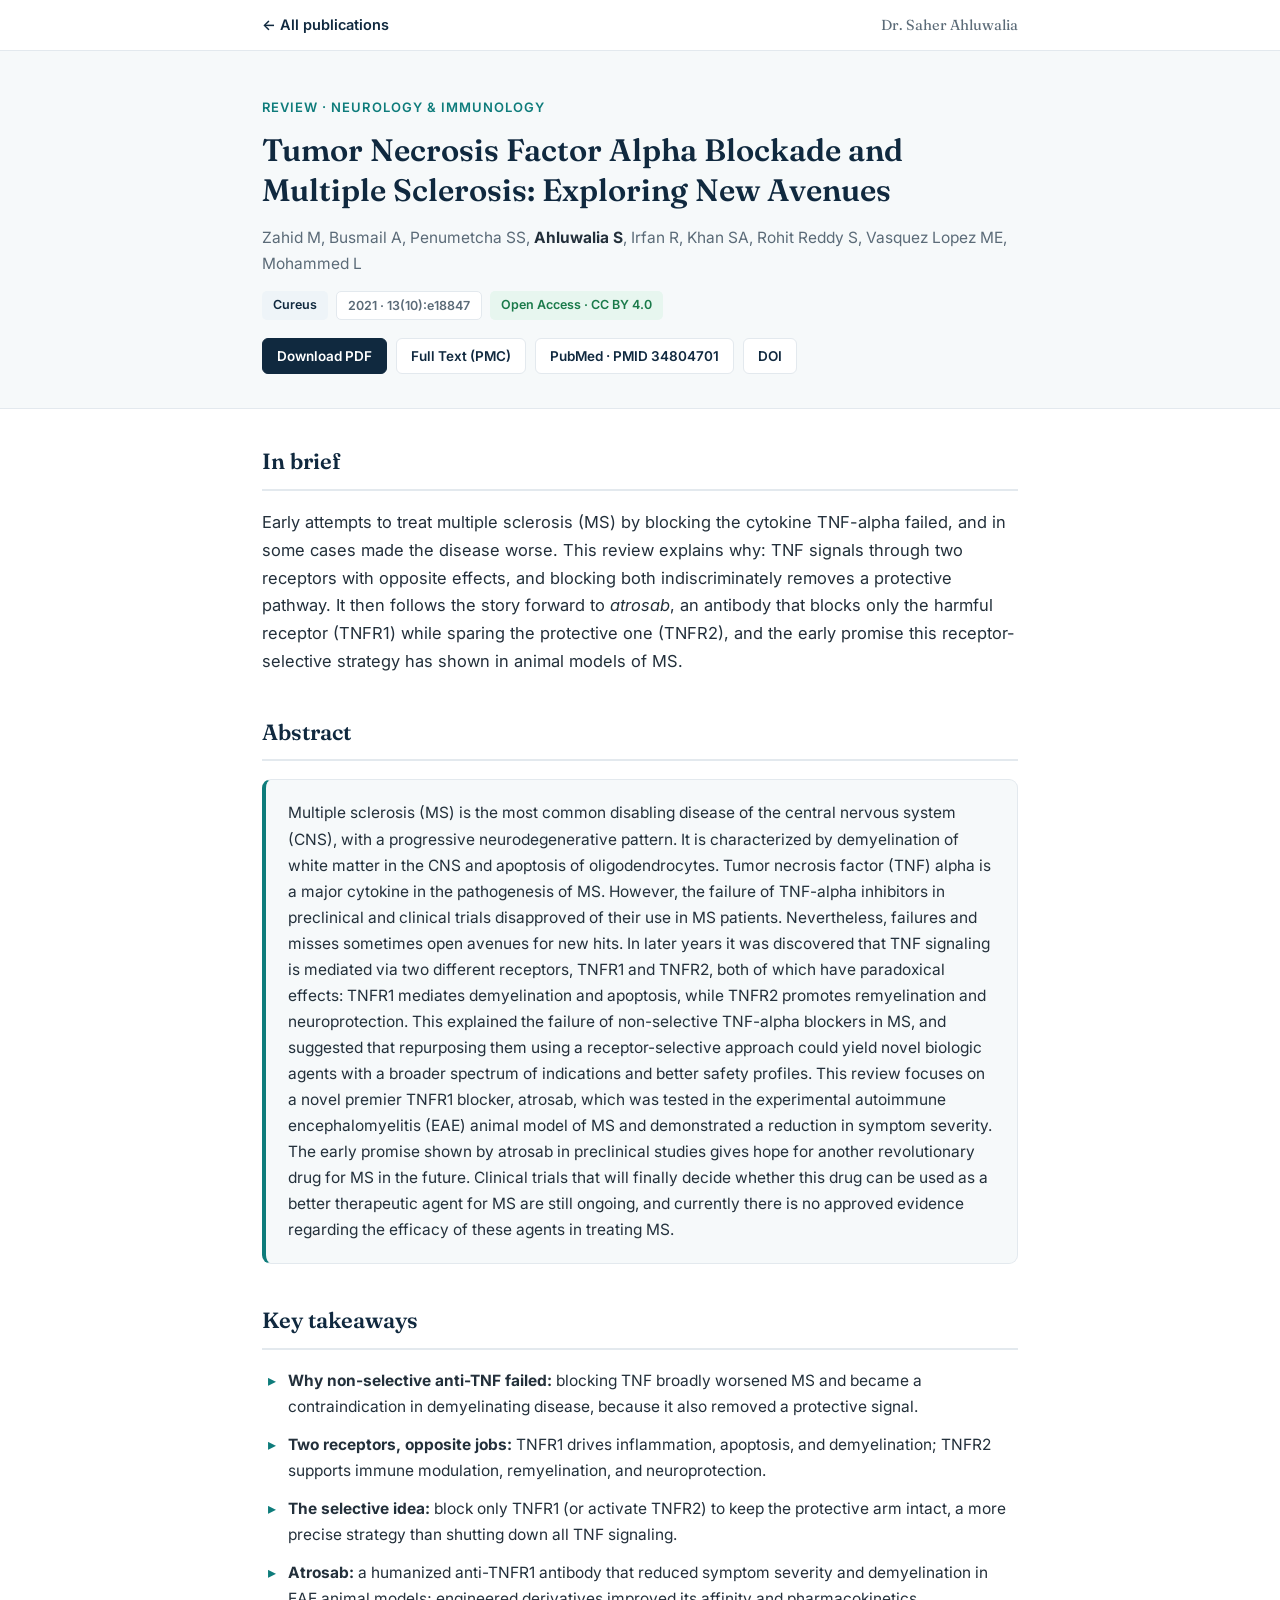
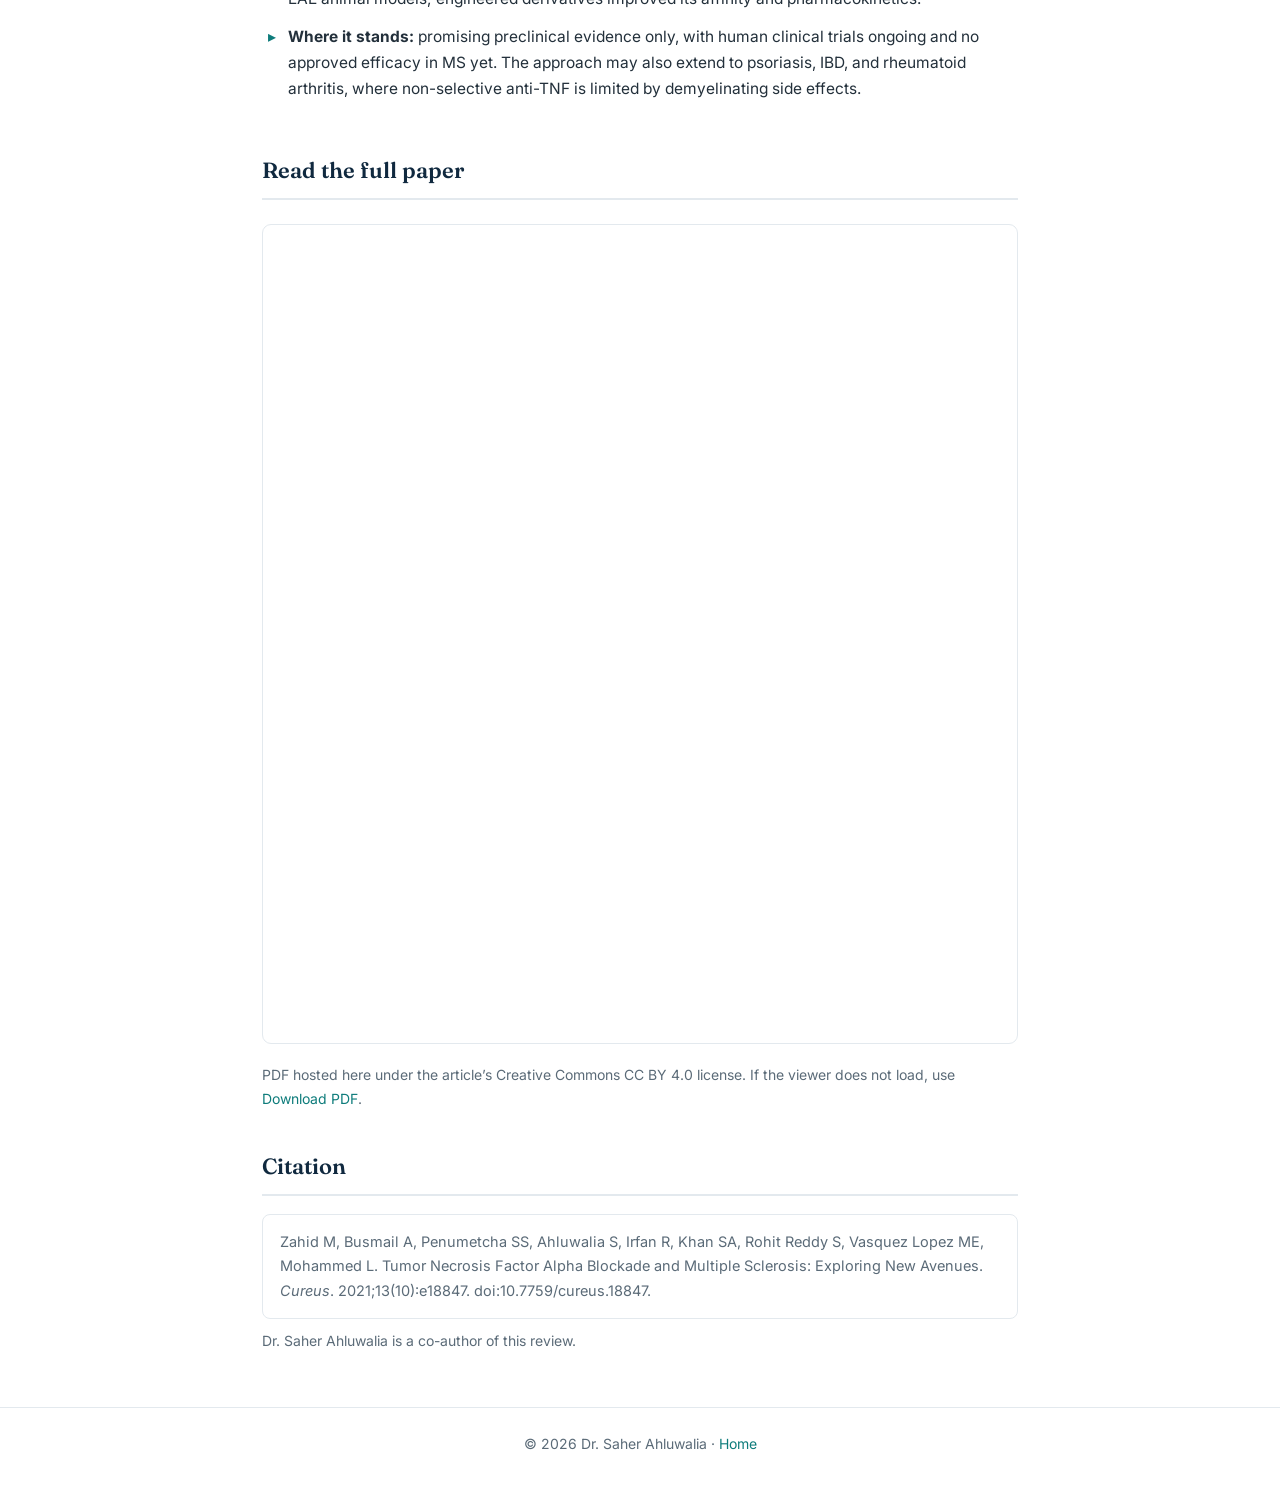
<file: publications/tnf-alpha-multiple-sclerosis.html>
<!DOCTYPE html>
<html lang="en">
<head>
<meta charset="UTF-8">
<meta name="viewport" content="width=device-width, initial-scale=1.0">
<title>TNF-alpha Blockade and Multiple Sclerosis (Review) · Dr. Saher Ahluwalia</title>
<meta name="description" content="Open-access review co-authored by Dr. Saher Ahluwalia on tumor necrosis factor alpha blockade and multiple sclerosis, focusing on selective TNFR1 inhibition and atrosab. Cureus 2021. Full text and PDF.">
<link rel="icon" href="../assets/favicon.svg" type="image/svg+xml">
<link rel="preconnect" href="https://fonts.googleapis.com">
<link rel="preconnect" href="https://fonts.gstatic.com" crossorigin>
<link href="https://fonts.googleapis.com/css2?family=Fraunces:opsz,wght@9..144,500;9..144,600&family=Inter:wght@400;500;600&display=swap" rel="stylesheet">
<link rel="stylesheet" href="../assets/paper.css">
<script>(function(){try{var t=localStorage.getItem("drsaher-theme");if(t==="dark"||(!t&&matchMedia("(prefers-color-scheme:dark)").matches)){document.documentElement.setAttribute("data-theme","dark");}}catch(e){}})();</script>
</head>
<body>

<div class="topbar">
  <div class="wrap">
    <a class="back" href="../index.html#publications">&larr; All publications</a>
    <span class="who">Dr. Saher Ahluwalia</span>
  </div>
</div>

<header class="paper">
  <div class="wrap">
    <div class="kicker">Review · Neurology &amp; Immunology</div>
    <h1>Tumor Necrosis Factor Alpha Blockade and Multiple Sclerosis: Exploring New Avenues</h1>
    <div class="authors">Zahid M, Busmail A, Penumetcha SS, <strong>Ahluwalia S</strong>, Irfan R, Khan SA, Rohit Reddy S, Vasquez Lopez ME, Mohammed L</div>
    <div class="badges">
      <span class="badge badge-journal">Cureus</span>
      <span class="badge badge-year">2021 · 13(10):e18847</span>
      <span class="badge badge-oa">Open Access · CC BY 4.0</span>
    </div>
    <div class="pub-links">
      <a class="primary" href="../assets/papers/tnf-alpha-ms-cureus-2021.pdf">Download PDF</a>
      <a href="https://www.ncbi.nlm.nih.gov/pmc/articles/PMC8597935/">Full Text (PMC)</a>
      <a href="https://pubmed.ncbi.nlm.nih.gov/34804701/">PubMed · PMID 34804701</a>
      <a href="https://doi.org/10.7759/cureus.18847">DOI</a>
    </div>
  </div>
</header>

<main class="wrap">

  <section class="blk">
    <h2>In brief</h2>
    <p>Early attempts to treat multiple sclerosis (MS) by blocking the cytokine TNF-alpha failed, and in
    some cases made the disease worse. This review explains why: TNF signals through two receptors with
    opposite effects, and blocking both indiscriminately removes a protective pathway. It then follows the
    story forward to <em>atrosab</em>, an antibody that blocks only the harmful receptor (TNFR1) while
    sparing the protective one (TNFR2), and the early promise this receptor-selective strategy has shown
    in animal models of MS.</p>
  </section>

  <section class="blk">
    <h2>Abstract</h2>
    <div class="abstract">
      Multiple sclerosis (MS) is the most common disabling disease of the central nervous system (CNS),
      with a progressive neurodegenerative pattern. It is characterized by demyelination of white matter in
      the CNS and apoptosis of oligodendrocytes. Tumor necrosis factor (TNF) alpha is a major cytokine in
      the pathogenesis of MS. However, the failure of TNF-alpha inhibitors in preclinical and clinical
      trials disapproved of their use in MS patients. Nevertheless, failures and misses sometimes open
      avenues for new hits. In later years it was discovered that TNF signaling is mediated via two
      different receptors, TNFR1 and TNFR2, both of which have paradoxical effects: TNFR1 mediates
      demyelination and apoptosis, while TNFR2 promotes remyelination and neuroprotection. This explained
      the failure of non-selective TNF-alpha blockers in MS, and suggested that repurposing them using a
      receptor-selective approach could yield novel biologic agents with a broader spectrum of indications
      and better safety profiles. This review focuses on a novel premier TNFR1 blocker, atrosab, which was
      tested in the experimental autoimmune encephalomyelitis (EAE) animal model of MS and demonstrated a
      reduction in symptom severity. The early promise shown by atrosab in preclinical studies gives hope
      for another revolutionary drug for MS in the future. Clinical trials that will finally decide whether
      this drug can be used as a better therapeutic agent for MS are still ongoing, and currently there is
      no approved evidence regarding the efficacy of these agents in treating MS.
    </div>
  </section>

  <section class="blk">
    <h2>Key takeaways</h2>
    <ul class="keypoints">
      <li><strong>Why non-selective anti-TNF failed:</strong> blocking TNF broadly worsened MS and became a
      contraindication in demyelinating disease, because it also removed a protective signal.</li>
      <li><strong>Two receptors, opposite jobs:</strong> TNFR1 drives inflammation, apoptosis, and
      demyelination; TNFR2 supports immune modulation, remyelination, and neuroprotection.</li>
      <li><strong>The selective idea:</strong> block only TNFR1 (or activate TNFR2) to keep the protective
      arm intact, a more precise strategy than shutting down all TNF signaling.</li>
      <li><strong>Atrosab:</strong> a humanized anti-TNFR1 antibody that reduced symptom severity and
      demyelination in EAE animal models; engineered derivatives improved its affinity and
      pharmacokinetics.</li>
      <li><strong>Where it stands:</strong> promising preclinical evidence only, with human clinical
      trials ongoing and no approved efficacy in MS yet. The approach may also extend to psoriasis, IBD,
      and rheumatoid arthritis, where non-selective anti-TNF is limited by demyelinating side effects.</li>
    </ul>
  </section>

  <section class="blk">
    <h2>Read the full paper</h2>
    <iframe class="pdfframe" src="../assets/papers/tnf-alpha-ms-cureus-2021.pdf" title="Full PDF"></iframe>
    <p class="note">PDF hosted here under the article&rsquo;s Creative Commons CC&nbsp;BY&nbsp;4.0 license.
    If the viewer does not load, use <a href="../assets/papers/tnf-alpha-ms-cureus-2021.pdf">Download PDF</a>.</p>
  </section>

  <section class="blk">
    <h2>Citation</h2>
    <div class="cite">
      Zahid M, Busmail A, Penumetcha SS, Ahluwalia S, Irfan R, Khan SA, Rohit Reddy S, Vasquez Lopez ME,
      Mohammed L. Tumor Necrosis Factor Alpha Blockade and Multiple Sclerosis: Exploring New Avenues.
      <em>Cureus</em>. 2021;13(10):e18847. doi:10.7759/cureus.18847.
    </div>
    <p class="note">Dr. Saher Ahluwalia is a co-author of this review.</p>
  </section>

</main>

<footer>&copy; 2026 Dr. Saher Ahluwalia · <a href="../index.html">Home</a></footer>
</body>
</html>
</file>
<file: assets/paper.css>
:root{
  --navy:#10293f; --teal:#0e7c7b; --ink:#23303b; --muted:#5b6b78;
  --line:#e3e9ee; --bg:#ffffff; --bg-soft:#f6f9fa;
}
*{margin:0;padding:0;box-sizing:border-box}
html{scroll-behavior:smooth}
body{font-family:"Inter",-apple-system,BlinkMacSystemFont,"Segoe UI",sans-serif;
  color:var(--ink);background:var(--bg);line-height:1.68;font-size:16.5px}
h1,h2,h3{font-family:"Fraunces",Georgia,serif;color:var(--navy);font-weight:600}
a{color:var(--teal);text-decoration:none}
a:hover{text-decoration:underline}
.wrap{max-width:800px;margin:0 auto;padding:0 22px}
.topbar{background:rgba(255,255,255,.93);backdrop-filter:blur(8px);
  -webkit-backdrop-filter:blur(8px);border-bottom:1px solid var(--line);
  position:sticky;top:0;z-index:50}
.topbar .wrap{display:flex;align-items:center;gap:14px;padding:13px 22px}
.topbar .back{font-weight:600;font-size:14.5px;color:var(--navy)}
.topbar .back:hover{color:var(--teal);text-decoration:none}
.topbar .who{margin-left:auto;font-family:"Fraunces",Georgia,serif;
  font-size:14.5px;color:var(--muted)}
header.paper{background:var(--bg-soft);border-bottom:1px solid var(--line);
  padding:46px 0 34px}
.kicker{font-size:13px;font-weight:600;letter-spacing:.08em;text-transform:uppercase;
  color:var(--teal);margin-bottom:12px}
header.paper h1{font-size:31px;line-height:1.28;margin-bottom:14px}
.authors{font-size:15.5px;color:var(--muted);margin-bottom:14px}
.authors strong{color:var(--ink)}
.badges{display:flex;flex-wrap:wrap;gap:8px;margin-bottom:18px}
.badge{font-size:12.5px;font-weight:600;border-radius:5px;padding:3px 11px}
.badge-journal{background:#eef4f8;color:var(--navy)}
.badge-year{background:#fff;color:var(--muted);border:1px solid var(--line)}
.badge-oa{background:#e7f6ef;color:#1a7a4a}
.pub-links{display:flex;flex-wrap:wrap;gap:9px}
.pub-links a{font-size:13.5px;font-weight:600;border:1.5px solid var(--line);
  border-radius:6px;padding:6px 14px;color:var(--navy);background:#fff}
.pub-links a:hover{border-color:var(--teal);color:var(--teal);text-decoration:none}
.pub-links a.primary{background:var(--navy);color:#fff;border-color:var(--navy)}
.pub-links a.primary:hover{background:var(--teal);border-color:var(--teal);color:#fff}
main{padding:8px 0 20px}
section.blk{padding:34px 0 4px}
section.blk h2{font-size:22px;padding-bottom:9px;border-bottom:2px solid var(--line);
  margin-bottom:18px}
.abstract{background:var(--bg-soft);border:1px solid var(--line);border-left:4px solid var(--teal);
  border-radius:9px;padding:20px 22px;font-size:15.5px}
.keypoints{list-style:none}
.keypoints li{position:relative;padding-left:26px;margin-bottom:12px;font-size:15.5px}
.keypoints li::before{content:"\25B8";color:var(--teal);position:absolute;left:6px}
.callout{background:#f2fbf9;border:1px solid #d3ece8;border-radius:9px;
  padding:16px 18px;font-size:15px;color:var(--ink)}
.cite{background:#fff;border:1px solid var(--line);border-radius:8px;padding:15px 17px;
  font-size:14.5px;color:var(--muted)}
.pdfframe{width:100%;height:820px;border:1px solid var(--line);border-radius:9px;margin-top:6px}
.note{font-size:14px;color:var(--muted);margin-top:10px}
footer{margin-top:50px;border-top:1px solid var(--line);padding:24px 0 40px;
  color:var(--muted);font-size:14px;text-align:center}
@media (max-width:560px){header.paper h1{font-size:25px}.pdfframe{height:560px}}
</file>
